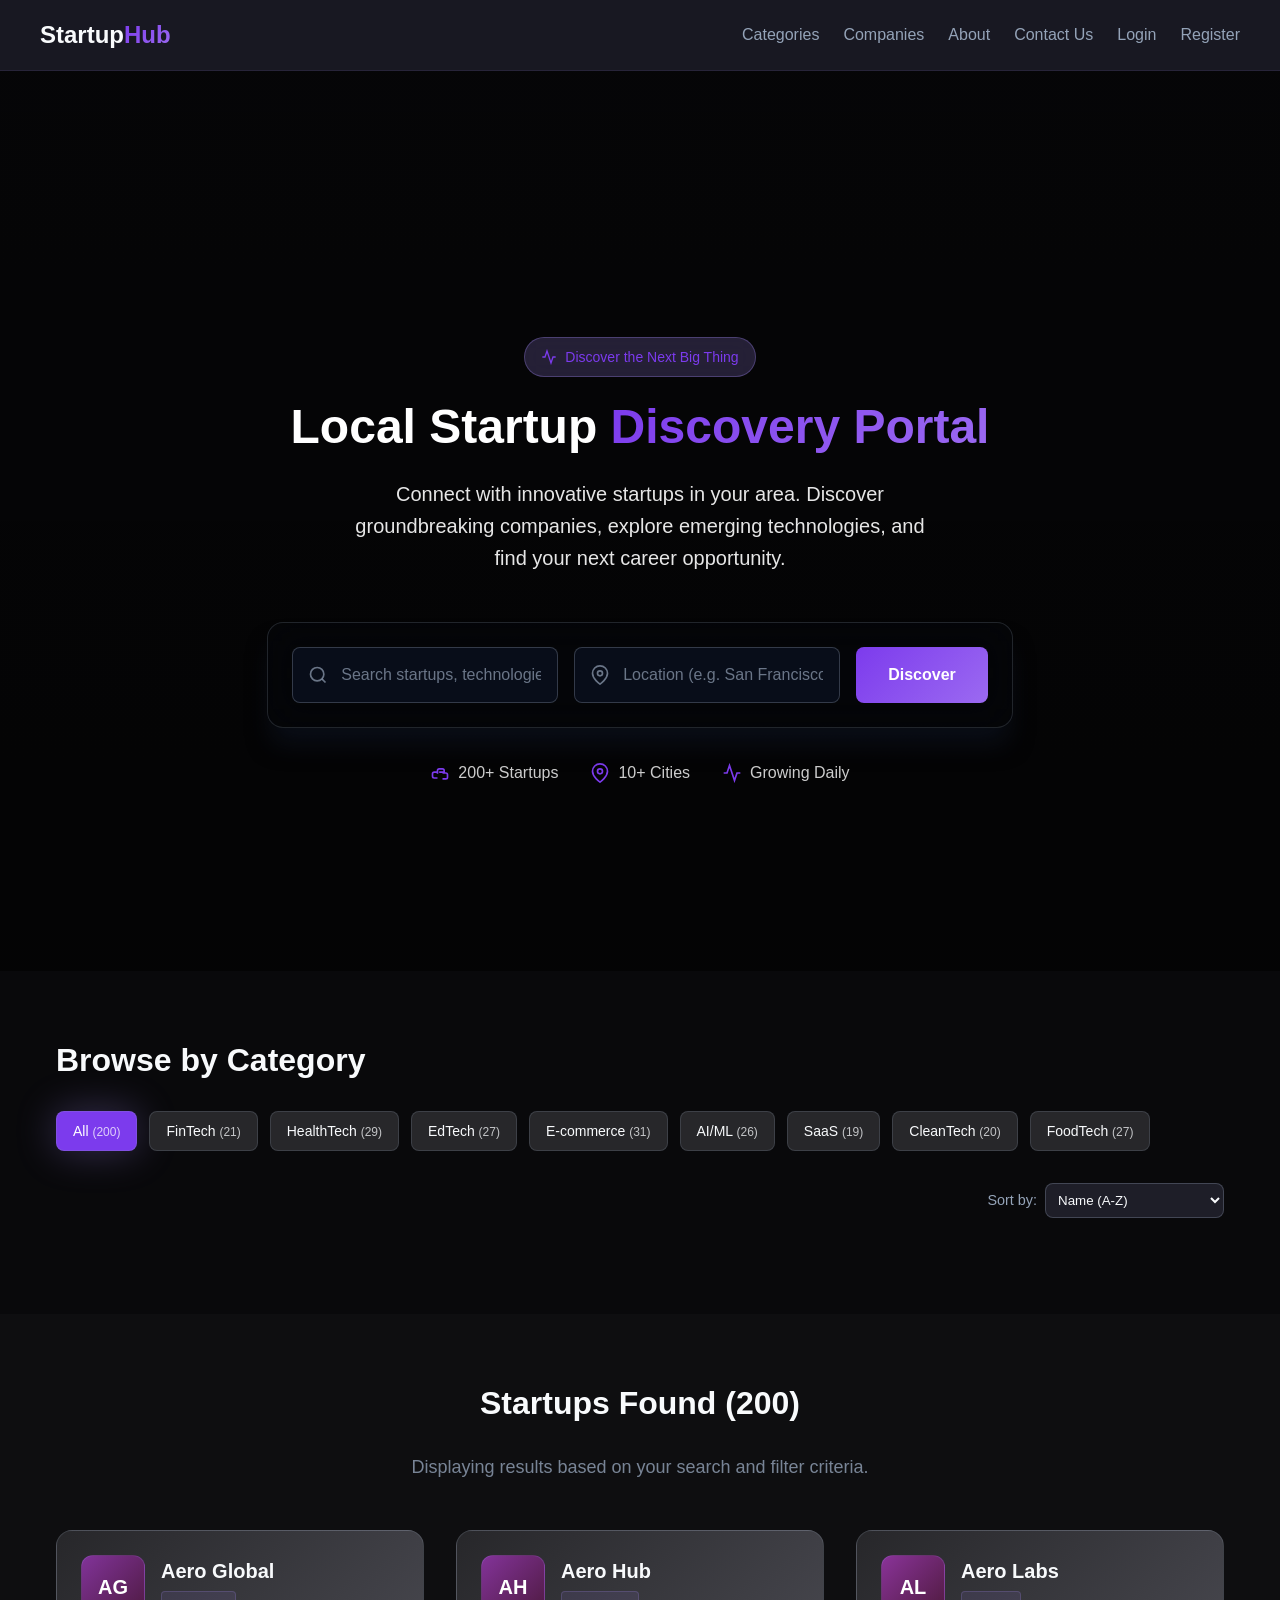
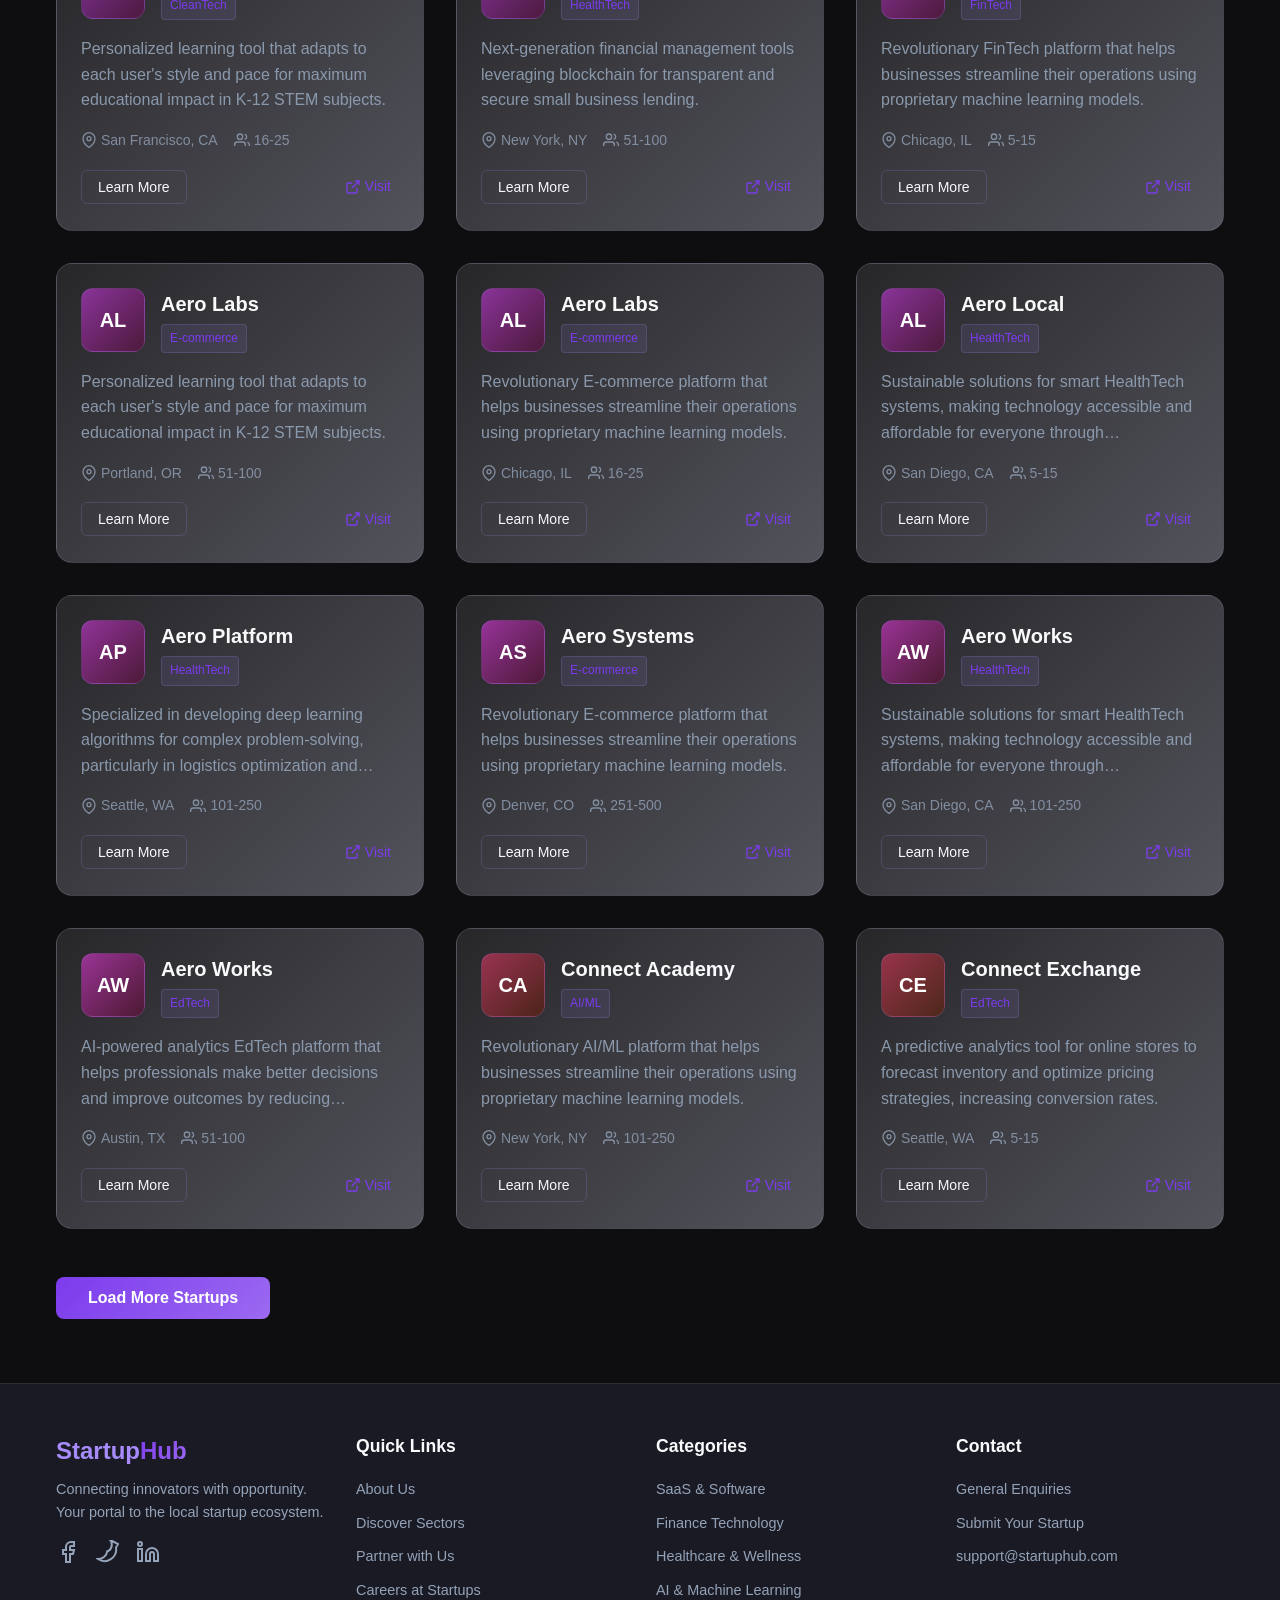
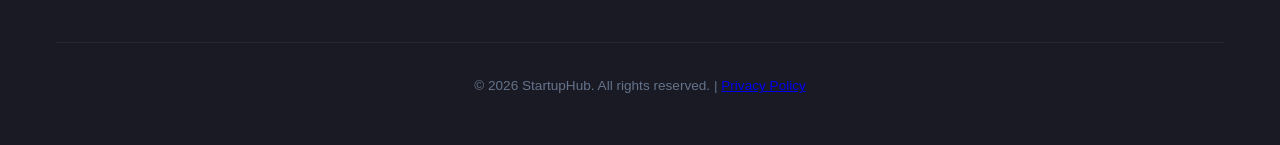
<file: index.html>
<!DOCTYPE html>
<html lang="en">
<head>
    <meta charset="UTF-8">
    <meta name="viewport" content="width=device-width, initial-scale=1.0">
    <title>Local Startup Discovery Portal - Find Innovation in Your Area</title>
    <meta name="description" content="Discover groundbreaking startups in your city. Explore innovative companies, emerging technologies, and career opportunities in your local startup ecosystem.">
    <meta name="author" content="Local Startup Discovery Portal">
    
    <meta property="og:title" content="Local Startup Discovery Portal - Find Innovation in Your Area">
    <meta property="og:description" content="Discover groundbreaking startups in your city. Explore innovative companies, emerging technologies, and career opportunities in your local startup ecosystem.">
    <meta property="og:type" content="website">
    
    <meta name="twitter:card" content="summary_large_image">
    
    <link rel="stylesheet" href="style.css"> 
</head>
<body>
    
    <nav class="main-nav">
    <div class="container nav-content">
        <a href="index.html" class="nav-logo">Startup<span class="gradient-text">Hub</span></a>
        <div class="nav-links">
            <a href="index.html#category-section">Categories</a>
            <a href="index.html#startups-section">Companies</a>
            <a href="about.html">About</a>
            <a href="contact.html">Contact Us</a>
            <a href="login.html">Login</a>
            <a href="register.html">Register</a>
        </div>
    </div>
</nav>

    <section class="hero-section">
        <div class="hero-overlay"></div>
        <div class="container">
            <div class="hero-content">
                <div class="hero-badge">
                    <svg class="icon" viewBox="0 0 24 24" fill="none" stroke="currentColor" stroke-width="2">
                        <polyline points="22,12 18,12 15,21 9,3 6,12 2,12"></polyline>
                    </svg>
                    Discover the Next Big Thing
                </div>
                
                <h1 class="hero-title">
                    Local Startup
                    <span class="gradient-text">Discovery Portal</span>
                </h1>
                
                <p class="hero-description">
                    Connect with innovative startups in your area. Discover groundbreaking companies, 
                    explore emerging technologies, and find your next career opportunity.
                </p>
                
                <div class="search-container">
                    <div class="search-bar">
                        <div class="search-input-group">
                            <svg class="search-icon" viewBox="0 0 24 24" fill="none" stroke="currentColor" stroke-width="2">
                                <circle cx="11" cy="11" r="8"></circle>
                                <path d="m21 21-4.35-4.35"></path>
                            </svg>
                            <input type="text" id="searchInput" placeholder="Search startups, technologies, or ideas..." class="search-input">
                        </div>
                        <div class="search-input-group">
                            <svg class="search-icon" viewBox="0 0 24 24" fill="none" stroke="currentColor" stroke-width="2">
                                <path d="M21 10c0 7-9 13-9 13s-9-6-9-13a9 9 0 0 1 18 0z"></path>
                                <circle cx="12" cy="10" r="3"></circle>
                            </svg>
                            <input type="text" id="locationInput" placeholder="Location (e.g. San Francisco, CA)" class="search-input">
                        </div>
                        <button id="searchButton" class="search-button">Discover</button>
                    </div>
                </div>
                
                <div class="hero-stats">
                    <div class="stat-item">
                        <svg class="stat-icon" viewBox="0 0 24 24" fill="none" stroke="currentColor" stroke-width="2">
                            <path d="M9 11H5a2 2 0 0 0-2 2v3c0 1.1.9 2 2 2h4m6-6h4a2 2 0 0 1 2 2v3c0 1.1-.9 2-2 2h-4m-6-6V9a2 2 0 0 1 2-2h4a2 2 0 0 1 2 2v2m-6 0h6"></path>
                        </svg>
                        <span id="stat-count">200+ Startups</span>
                    </div>
                    <div class="stat-item">
                        <svg class="stat-icon" viewBox="0 0 24 24" fill="none" stroke="currentColor" stroke-width="2">
                            <path d="M21 10c0 7-9 13-9 13s-9-6-9-13a9 9 0 0 1 18 0z"></path>
                            <circle cx="12" cy="10" r="3"></circle>
                        </svg>
                        <span>10+ Cities</span>
                    </div>
                    <div class="stat-item">
                        <svg class="stat-icon" viewBox="0 0 24 24" fill="none" stroke="currentColor" stroke-width="2">
                            <polyline points="22,12 18,12 15,21 9,3 6,12 2,12"></polyline>
                        </svg>
                        <span>Growing Daily</span>
                    </div>
                </div>
            </div>
        </div>
    </section>

    <section id="category-section" class="category-section">
        <div class="container">
            <h2 class="section-title">Browse by Category</h2>
            <div class="category-filter" id="categoryFilter">
                <div class="category-badge active" data-category="All">All <span class="count">(0)</span></div>
                <div class="category-badge" data-category="FinTech">FinTech <span class="count">(0)</span></div>
                <div class="category-badge" data-category="HealthTech">HealthTech <span class="count">(0)</span></div>
                <div class="category-badge" data-category="EdTech">EdTech <span class="count">(0)</span></div>
                <div class="category-badge" data-category="E-commerce">E-commerce <span class="count">(0)</span></div>
                <div class="category-badge" data-category="AI/ML">AI/ML <span class="count">(0)</span></div>
                <div class="category-badge" data-category="SaaS">SaaS <span class="count">(0)</span></div>
                <div class="category-badge" data-category="CleanTech">CleanTech <span class="count">(0)</span></div>
                <div class="category-badge" data-category="FoodTech">FoodTech <span class="count">(0)</span></div>
            </div>
            
            <div style="display: flex; justify-content: flex-end; align-items: center; gap: 0.5rem; margin-bottom: 2rem;">
                <label for="sortOrder" style="color: #94a3b8; font-size: 0.9rem;">Sort by:</label>
                <select id="sortOrder" style="padding: 0.5rem; border-radius: 0.5rem; background-color: #1e1e28; color: #f8fafc; border: 1px solid rgba(148, 163, 184, 0.3);">
                    <option value="name">Name (A-Z)</option>
                    <option value="employees">Employees (Low-High)</option>
                    <option value="year">Founded Year (Newest)</option>
                    <option value="funding">Funding (High-Low)</option>
                </select>
            </div>
            
        </div>
    </section>

    <section id="startups-section" class="startups-section">
        <div class="container">
            <div class="section-header">
                <h2 id="results-title" class="section-title">Startups Found (0)</h2>
                <p id="results-description" class="section-description">
                    Displaying results based on your search and filter criteria.
                </p>
                <p id="no-results-message" class="section-description" style="color: #f87171; display: none;">
                    No startups match your current filters. Try a different category or keyword.
                </p>
            </div>
            
            <div id="startups-grid" class="startups-grid">
                </div>
            
            <div class="section-cta">
                <button id="load-more-button" class="btn-primary-large" style="display: none;">Load More Startups</button>
            </div>
        </div>
    </section>

    <div id="startupModal" class="modal">
        <div class="modal-content">
            <span class="close-button">&times;</span>
            <div class="modal-header">
                <div id="modalLogo" class="modal-logo"></div> 
                <div class="modal-details">
                    <h2 id="modalName">Company Name</h2>
                    <p id="modalCategory">Category</p>
                </div>
            </div>
            <div class="modal-body">
                <p id="modalDescription">Detailed description goes here.</p>
                <div id="modalMetaGrid" class="modal-meta-grid">
                    </div>
            </div>
            <div class="card-actions" style="justify-content: flex-start;">
                <a id="modalWebsiteLink" href="#" target="_blank" class="btn-link">
                    <svg class="icon-sm" viewBox="0 0 24 24" fill="none" stroke="currentColor" stroke-width="2"><path d="M18 13v6a2 2 0 0 1-2 2H5a2 2 0 0 1-2-2V8a2 2 0 0 1 2-2h6"></path><polyline points="15,3 21,3 21,9"></polyline><line x1="10" y1="14" x2="21" y2="3"></line></svg>
                    Visit Official Site
                </a>
            </div>
        </div>
    </div>
    
    <footer class="footer-section">
        <div class="container">
            <div class="footer-content">
                <div class="footer-column">
                    <a href="index.html" class="footer-logo">Startup<span class="gradient-text">Hub</span></a>
                    <p class="footer-description">
                        Connecting innovators with opportunity. Your portal to the local startup ecosystem.
                    </p>
                    <div class="social-links">
                        <a href="#" aria-label="Facebook"><svg width="24" height="24" viewBox="0 0 24 24" fill="none" stroke="currentColor" stroke-width="2"><path d="M18 2h-3a5 5 0 0 0-5 5v3H7v4h3v8h4v-8h3l1-4h-4V7a1 1 0 0 1 1-1h3z"></path></svg></a>
                        <a href="#" aria-label="Twitter"><svg width="24" height="24" viewBox="0 0 24 24" fill="none" stroke="currentColor" stroke-width="2"><path d="M22 4s-.7 2.1-2 3.4c1.6 10-9.4 17.3-18 11.6 2.2.1 4.4-.6 6-2 1.7-1.4 3-3.7 3.2-5.7.4-.1.8-.2 1.1-.3 2.1-1.3 3.4-3.5 3.5-5.9.1-2.4-.7-4.8-2.5-6.6-1.8-1.8-4.2-2.6-6.6-2.5z"></path></svg></a>
                        <a href="#" aria-label="LinkedIn"><svg width="24" height="24" viewBox="0 0 24 24" fill="none" stroke="currentColor" stroke-width="2"><path d="M16 8a6 6 0 0 1 6 6v7h-4v-7a2 2 0 0 0-2-2 2 2 0 0 0-2 2v7h-4v-7a6 6 0 0 1 6-6z"></path><rect x="2" y="9" width="4" height="12"></rect><circle cx="4" cy="4" r="2"></circle></svg></a>
                    </div>
                </div>
                
                <div class="footer-column">
                    <h4>Quick Links</h4>
                    <ul class="footer-links">
                        <li><a href="about.html">About Us</a></li>
                        <li><a href="#category-section">Discover Sectors</a></li>
                        <li><a href="contact.html">Partner with Us</a></li>
                        <li><a href="#">Careers at Startups</a></li>
                    </ul>
                </div>
                
                <div class="footer-column">
                    <h4>Categories</h4>
                    <ul class="footer-links">
                        <li><a href="javascript:void(0);" onclick="window.filterAndScroll('SaaS')">SaaS & Software</a></li>
                        <li><a href="javascript:void(0);" onclick="window.filterAndScroll('FinTech')">Finance Technology</a></li>
                        <li><a href="javascript:void(0);" onclick="window.filterAndScroll('HealthTech')">Healthcare & Wellness</a></li>
                        <li><a href="javascript:void(0);" onclick="window.filterAndScroll('AI/ML')">AI & Machine Learning</a></li>
                    </ul>
                </div>
                
                <div class="footer-column">
                    <h4>Contact</h4>
                    <ul class="footer-links">
                        <li><a href="contact.html">General Enquiries</a></li>
                        <li><a href="contact.html">Submit Your Startup</a></li>
                        <li><a href="mailto:support@startuphub.com">support@startuphub.com</a></li>
                    </ul>
                </div>
            </div>
            
            <div class="footer-bottom">
                &copy; <span id="currentYear"></span> StartupHub. All rights reserved. | <a href="#">Privacy Policy</a>
            </div>
        </div>
    </footer>

    <script>
        // --- DATA GENERATION (ADVANCED FEATURE: 200 SIMULATED COMPANIES) ---
        const startupNames = [
            'Flow', 'Grid', 'Predict', 'Spark', 'Quantum', 'Harvest', 'Pulse', 'Logic', 
            'Connect', 'Solar', 'Learn', 'Track', 'Trade', 'Vision', 'Eats', 'Sense', 
            'Innovate', 'Swift', 'Tech', 'Aero', 'Data', 'Web', 'Link', 'Zen'
        ];
        const startupSuffixes = [
            'Automation', 'Solutions', 'AI', 'Academy', 'Finance', 'Local', 'Pro', 'Logic', 
            'Connect', 'Tech', 'VR', 'Health', 'Exchange', 'Systems', 'Delivery', 'Labs', 
            'Platform', 'Global', 'Hub', 'Nexus', 'Stream', 'Core', 'Dynamics', 'Works'
        ];
        const categories = ['SaaS', 'CleanTech', 'HealthTech', 'EdTech', 'FinTech', 'FoodTech', 'E-commerce', 'AI/ML'];
        const locations = [
            'San Francisco, CA', 'Austin, TX', 'Boston, MA', 'Seattle, WA', 'New York, NY', 
            'Portland, OR', 'Miami, FL', 'Denver, CO', 'San Diego, CA', 'Chicago, IL'
        ];
        const fundingRanges = [
            { amount: 500000, str: '$500K Angel', id: 'Angel' },
            { amount: 1000000, str: '$1M Pre-Seed', id: 'Pre-Seed' },
            { amount: 5000000, str: '$5M Seed', id: 'Seed' },
            { amount: 15000000, str: '$15M Series A', id: 'Series A' },
            { amount: 30000000, str: '$30M Series B', id: 'Series B' },
            { amount: 75000000, str: '$75M Series C', id: 'Series C' },
            { amount: 150000000, str: '$150M Series D', id: 'Series D' }
        ];
        const employeeRanges = ['5-15', '16-25', '26-50', '51-100', '101-250', '251-500', '500+'];
        const baseDescriptions = [
            'Revolutionary platform that helps businesses streamline their operations using proprietary machine learning models.',
            'Sustainable solutions for smart systems, making technology accessible and affordable for everyone through decentralized networks.',
            'AI-powered analytics platform that helps professionals make better decisions and improve outcomes by reducing diagnostic time by 50%.',
            'Personalized learning tool that adapts to each user\'s style and pace for maximum educational impact in K-12 STEM subjects.',
            'Next-generation financial management tools leveraging blockchain for transparent and secure small business lending.',
            'A platform connecting local producers with consumers, supporting local ecosystems and sustainability with a direct-to-consumer model.',
            'A predictive analytics tool for online stores to forecast inventory and optimize pricing strategies, increasing conversion rates.',
            'Specialized in developing deep learning algorithms for complex problem-solving, particularly in logistics optimization and autonomous vehicle path planning.'
        ];

        function getRandomElement(arr) {
            return arr[Math.floor(Math.random() * arr.length)];
        }

        function generateStartup(id) {
            const category = getRandomElement(categories);
            const name = getRandomElement(startupNames) + ' ' + getRandomElement(startupSuffixes);
            const location = getRandomElement(locations);
            const funding = getRandomElement(fundingRanges);
            const employees = getRandomElement(employeeRanges);
            const year = 2015 + Math.floor(Math.random() * 10);
            const logo = name.split(' ').map(n => n[0]).join('').toUpperCase().substring(0, 2);

            let description = getRandomElement(baseDescriptions);
            description = description.replace('platform', category + ' platform').replace('systems', category + ' systems');

            return {
                id: id,
                name: name,
                logo: logo,
                category: category,
                location: location,
                employees: employees,
                funding: funding.amount,
                fundingStr: funding.str,
                year: year,
                url: `https://${name.toLowerCase().replace(/[^a-z0-9]/g, '')}.com`,
                description: description
            };
        }

        // Generate 200 unique startups
        const allStartups = Array.from({ length: 200 }, (_, i) => generateStartup(i + 1));
        
        // --- STATE MANAGEMENT ---
        let currentFilterCategory = 'All';
        let currentSortOrder = 'name';
        let currentStartupKeyword = '';
        let currentLocationKeyword = '';
        let displayedCardCount = 12; // Initial load set slightly higher for a full screen grid
        const CARDS_PER_LOAD = 12;
        
        // --- DOM ELEMENTS ---
        const startupsGrid = document.getElementById('startups-grid');
        const loadMoreButton = document.getElementById('load-more-button');
        const searchInput = document.getElementById('searchInput');
        const locationInput = document.getElementById('locationInput');
        const searchButton = document.getElementById('searchButton');
        const sortSelect = document.getElementById('sortOrder');
        const resultsTitle = document.getElementById('results-title');
        const noResultsMessage = document.getElementById('no-results-message');
        const statCountElement = document.getElementById('stat-count');

        // --- UTILITY FUNCTIONS ---
        
        function getLogoStyle(logo) {
            let hash = 0;
            for (let i = 0; i < logo.length; i++) {
                hash = logo.charCodeAt(i) + ((hash << 5) - hash);
            }
            const colorSeed = hash % 360;
            return `background: linear-gradient(135deg, hsl(${colorSeed}, 50%, 40%) 0%, hsl(${colorSeed + 30}, 50%, 20%) 100%); color: white;`;
        }
        
        function createStartupCardHTML(startup) {
            const logoStyle = getLogoStyle(startup.logo);
            
            return `
                <div class="startup-card" data-id="${startup.id}">
                    <div class="card-header">
                        <div class="startup-logo" style="${logoStyle}">${startup.logo}</div>
                        <div class="startup-info">
                            <h3 class="startup-name">${startup.name}</h3>
                            <div class="startup-category">${startup.category}</div>
                        </div>
                    </div>
                    <p class="startup-description">${startup.description}</p>
                    <div class="startup-meta">
                        <div class="meta-item">
                            <svg class="meta-icon" viewBox="0 0 24 24" fill="none" stroke="currentColor" stroke-width="2">
                                <path d="M21 10c0 7-9 13-9 13s-9-6-9-13a9 9 0 0 1 18 0z"></path>
                                <circle cx="12" cy="10" r="3"></circle>
                            </svg>
                            ${startup.location}
                        </div>
                        <div class="meta-item">
                            <svg class="meta-icon" viewBox="0 0 24 24" fill="none" stroke="currentColor" stroke-width="2">
                                <path d="M17 21v-2a4 4 0 0 0-4-4H5a4 4 0 0 0-4 4v2"></path>
                                <circle cx="9" cy="7" r="4"></circle>
                                <path d="M23 21v-2a4 4 0 0 0-3-3.87"></path>
                                <path d="M16 3.13a4 4 0 0 1 0 7.75"></path>
                            </svg>
                            ${startup.employees}
                        </div>
                    </div>
                    <div class="card-actions">
                        <button class="btn-outline" data-id="${startup.id}">Learn More</button> 
                        <a href="${startup.url}" target="_blank" class="btn-link">
                            <svg class="icon-sm" viewBox="0 0 24 24" fill="none" stroke="currentColor" stroke-width="2">
                                <path d="M18 13v6a2 2 0 0 1-2 2H5a2 2 0 0 1-2-2V8a2 2 0 0 1 2-2h6"></path>
                                <polyline points="15,3 21,3 21,9"></polyline>
                                <line x1="10" y1="14" x2="21" y2="3"></line>
                            </svg>
                            Visit
                        </a>
                    </div>
                </div>
            `;
        }

        // --- CORE FILTERING AND SORTING LOGIC ---
        function getFilteredAndSortedList() {
            let list = allStartups;

            // 1. Filter by Category
            if (currentFilterCategory !== 'All') {
                list = list.filter(s => s.category === currentFilterCategory);
            }

            // 2. Filter by Keyword (Name/Description)
            const keyword = currentStartupKeyword.toLowerCase();
            if (keyword) {
                list = list.filter(s => 
                    s.name.toLowerCase().includes(keyword) || 
                    s.description.toLowerCase().includes(keyword)
                );
            }

            // 3. Filter by Location
            const locationKeyword = currentLocationKeyword.toLowerCase();
            if (locationKeyword) {
                list = list.filter(s => s.location.toLowerCase().includes(locationKeyword));
            }

            // 4. Sort
            list.sort((a, b) => {
                if (currentSortOrder === 'name') {
                    return a.name.localeCompare(b.name);
                } else if (currentSortOrder === 'employees') {
                    const employeesA = parseInt(a.employees.split('-')[0].replace('+', ''));
                    const employeesB = parseInt(b.employees.split('-')[0].replace('+', ''));
                    return employeesA - employeesB;
                } else if (currentSortOrder === 'year') {
                    return b.year - a.year;
                } else if (currentSortOrder === 'funding') {
                    return b.funding - a.funding;
                }
                return 0;
            });

            return list;
        }

        // --- UPDATING DISPLAY FUNCTIONS ---
        
        function updateCategoryCounts() {
            const counts = allStartups.reduce((acc, startup) => {
                acc[startup.category] = (acc[startup.category] || 0) + 1;
                return acc;
            }, {});
            
            document.querySelectorAll('.category-badge').forEach(badge => {
                const category = badge.getAttribute('data-category');
                const count = category === 'All' ? allStartups.length : (counts[category] || 0);
                badge.querySelector('.count').textContent = `(${count})`;
            });
            statCountElement.textContent = `${allStartups.length}+ Startups`;
        }

        function updateCountsAndLoadButton(totalCount, displayed) {
            resultsTitle.textContent = `Startups Found (${totalCount})`;
            
            if (totalCount > 0) {
                resultsTitle.style.display = 'block';
                noResultsMessage.style.display = 'none';
            } else {
                resultsTitle.style.display = 'none';
                noResultsMessage.style.display = 'block';
            }

            if (displayed < totalCount) {
                loadMoreButton.style.display = 'block';
            } else {
                loadMoreButton.style.display = 'none';
            }
        }
        
        // --- MAIN RENDER FUNCTION ---
        function renderStartups(resetCount = false) {
            if (resetCount) {
                displayedCardCount = CARDS_PER_LOAD;
            }

            const sortedList = getFilteredAndSortedList();
            const totalCount = sortedList.length;

            const listToDisplay = sortedList.slice(0, displayedCardCount);
            
            if (totalCount === 0) {
                startupsGrid.innerHTML = '';
            } else {
                startupsGrid.innerHTML = listToDisplay.map(createStartupCardHTML).join('');
            }
            
            // Re-attach Modal listener
            document.querySelectorAll('.startup-card .btn-outline').forEach(button => {
                button.addEventListener('click', (e) => {
                    e.preventDefault(); 
                    const startupId = parseInt(e.target.getAttribute('data-id'));
                    openModal(startupId);
                });
            });

            updateCountsAndLoadButton(totalCount, listToDisplay.length);
        }
        
        // --- EVENT HANDLERS ---
        
        function handleSearchAndFilter() {
            currentStartupKeyword = searchInput.value.trim();
            currentLocationKeyword = locationInput.value.trim();
            
            // Set filter category back to 'All' when search is performed
            currentFilterCategory = 'All';
            document.querySelectorAll('.category-badge').forEach(b => b.classList.remove('active'));
            document.querySelector('.category-badge[data-category="All"]').classList.add('active');

            renderStartups(true); 
            document.getElementById('startups-section').scrollIntoView({ behavior: 'smooth' });
        }

        searchButton.addEventListener('click', handleSearchAndFilter);
        searchInput.addEventListener('keypress', (e) => { if (e.key === 'Enter') handleSearchAndFilter(); });
        locationInput.addEventListener('keypress', (e) => { if (e.key === 'Enter') handleSearchAndFilter(); });

        document.querySelectorAll('#categoryFilter .category-badge').forEach(badge => {
            badge.addEventListener('click', function() {
                // Clear search and location text when category is clicked
                searchInput.value = '';
                locationInput.value = '';
                currentStartupKeyword = '';
                currentLocationKeyword = '';
                
                document.querySelectorAll('.category-badge').forEach(b => b.classList.remove('active'));
                this.classList.add('active');
                currentFilterCategory = this.getAttribute('data-category');
                renderStartups(true);
            });
        });

        sortSelect.addEventListener('change', function() {
            currentSortOrder = this.value;
            renderStartups(false); 
        });

        loadMoreButton.addEventListener('click', () => {
            displayedCardCount += CARDS_PER_LOAD;
            renderStartups(false);
        });

        // Function for footer links to filter and scroll
        window.filterAndScroll = function(category) {
            // Clear search/location
            searchInput.value = '';
            locationInput.value = '';
            currentStartupKeyword = '';
            currentLocationKeyword = '';

            currentFilterCategory = category;
            
            // Update active badge in the category filter section
            document.querySelectorAll('.category-badge').forEach(b => {
                b.classList.remove('active');
                if (b.getAttribute('data-category') === category) {
                    b.classList.add('active');
                }
            });
            
            renderStartups(true);
            document.getElementById('startups-section').scrollIntoView({ behavior: 'smooth' });
        }
        
        // --- MODAL LOGIC (INTERACTIVE POP-UP) ---
        const modal = document.getElementById('startupModal');
        const closeModal = document.querySelector('.close-button');
        const modalLogo = document.getElementById('modalLogo');
        const modalName = document.getElementById('modalName');
        const modalCategory = document.getElementById('modalCategory');
        const modalDescription = document.getElementById('modalDescription');
        const modalMetaGrid = document.getElementById('modalMetaGrid');
        const modalWebsiteLink = document.getElementById('modalWebsiteLink');

        function openModal(startupId) {
            const startup = allStartups.find(s => s.id === startupId);
            if (!startup) return;

            // 1. Set Logo Style
            modalLogo.style = getLogoStyle(startup.logo);
            modalLogo.textContent = startup.logo;

            // 2. Set Text Content (Full Data)
            modalName.textContent = startup.name;
            modalCategory.textContent = startup.category;
            modalDescription.textContent = startup.description;
            modalWebsiteLink.href = startup.url;

            // 3. Populate Meta Grid (More Details)
            modalMetaGrid.innerHTML = `
                <div class="modal-meta-item"><strong>Location:</strong> ${startup.location}</div>
                <div class="modal-meta-item"><strong>Employees:</strong> ${startup.employees}</div>
                <div class="modal-meta-item"><strong>Funding:</strong> ${startup.fundingStr}</div>
                <div class="modal-meta-item"><strong>Founded Year:</strong> ${startup.year}</div>
            `;

            modal.style.display = 'block';
            document.body.style.overflow = 'hidden'; 
        }

        // Close modal listeners
        closeModal.onclick = () => { modal.style.display = 'none'; document.body.style.overflow = 'auto'; };
        window.onclick = (event) => {
            if (event.target === modal) {
                modal.style.display = 'none';
                document.body.style.overflow = 'auto';
            }
        };

        // --- INITIALIZATION ---
        document.addEventListener('DOMContentLoaded', () => {
            updateCategoryCounts(); // Calculate counts for badges
            renderStartups(true); // Initial render with all companies
            document.getElementById('currentYear').textContent = new Date().getFullYear();
        });
    </script>
</body>
</html>
</file>
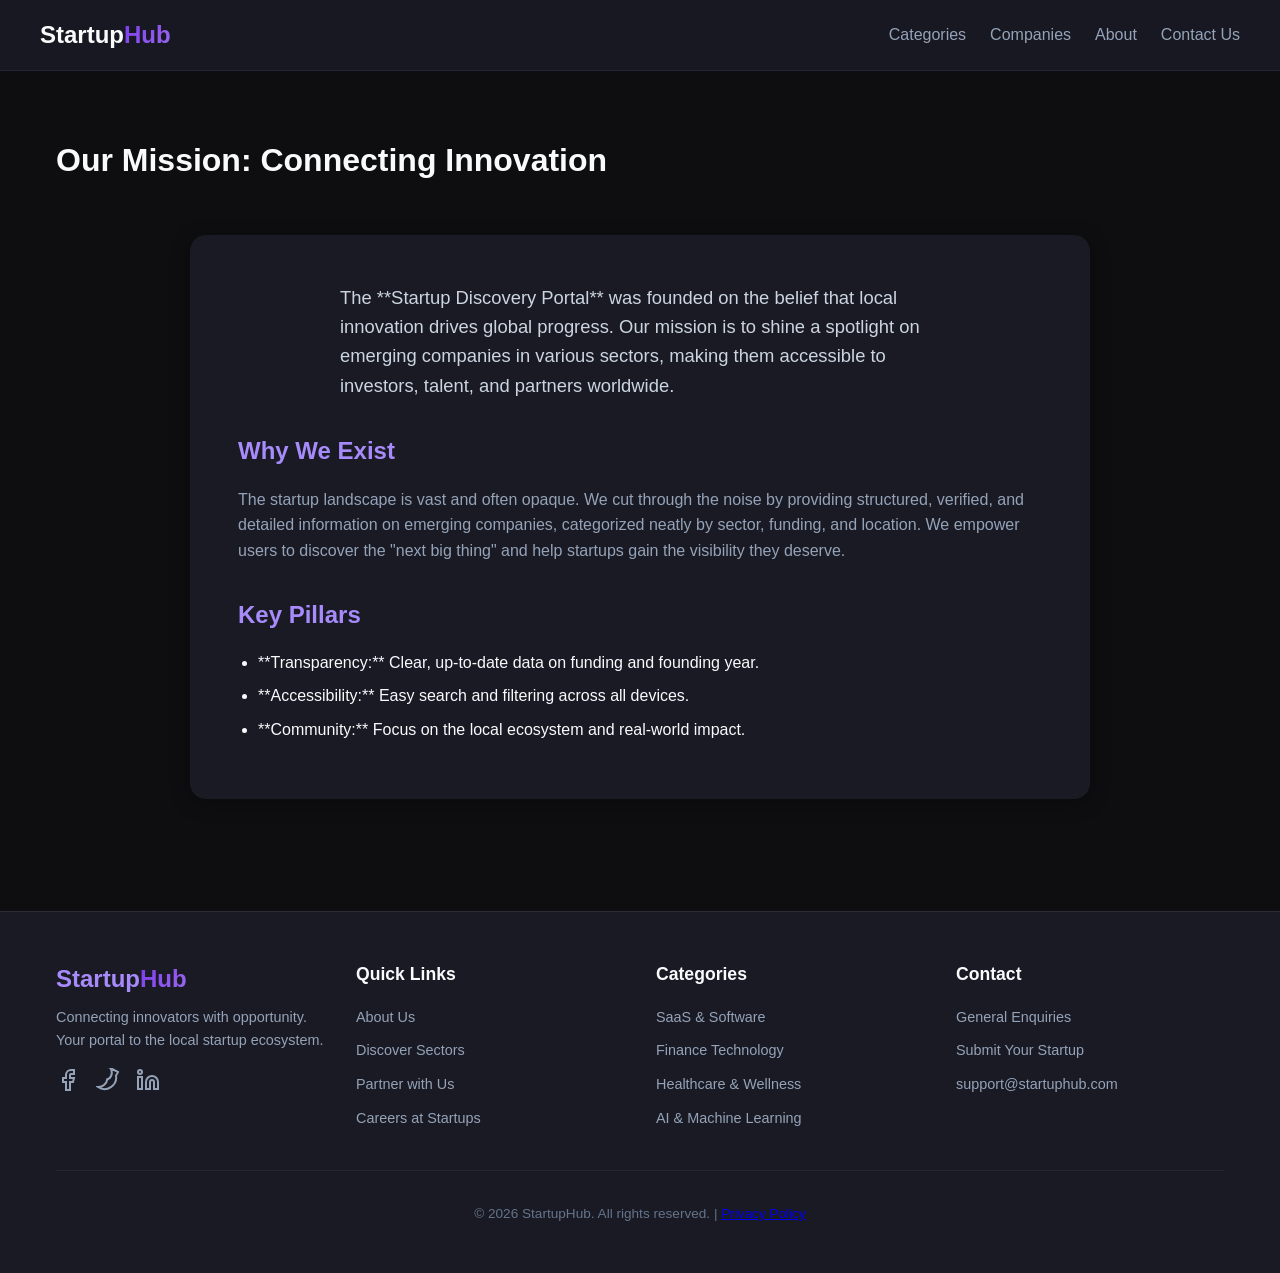
<file: about.html>
<!DOCTYPE html>
<html lang="en">
<head>
    <meta charset="UTF-8">
    <meta name="viewport" content="width=device-width, initial-scale=1.0">
    <title>About Us - Startup Discovery Portal</title>
    <link rel="stylesheet" href="style.css">
</head>
<body>
    
    <nav class="main-nav">
        <div class="container nav-content">
            <a href="index.html" class="nav-logo">Startup<span class="gradient-text">Hub</span></a>
            <div class="nav-links">
                <a href="index.html#category-section">Categories</a>
                <a href="index.html#startups-section">Companies</a>
                <a href="about.html">About</a>
                <a href="contact.html">Contact Us</a>
            </div>
        </div>
    </nav>
    
    <section class="startups-section">
        <div class="container">
            <h2 class="section-title" style="margin-bottom: 2rem;">Our Mission: Connecting Innovation</h2>
            
            <div class="form-container" style="max-width: 900px; padding: 3rem;">
                <p class="hero-description" style="color: #cbd5e1; margin-bottom: 2rem; font-size: 1.15rem;">
                    The **Startup Discovery Portal** was founded on the belief that local innovation drives global progress. Our mission is to shine a spotlight on emerging companies in various sectors, making them accessible to investors, talent, and partners worldwide.
                </p>
                
                <h3 style="font-size: 1.5rem; color: #a78bfa; margin-top: 2rem; margin-bottom: 1rem;">Why We Exist</h3>
                <p style="color: #94a3b8; margin-bottom: 1.5rem;">
                    The startup landscape is vast and often opaque. We cut through the noise by providing structured, verified, and detailed information on emerging companies, categorized neatly by sector, funding, and location. We empower users to discover the "next big thing" and help startups gain the visibility they deserve.
                </p>
                
                <h3 style="font-size: 1.5rem; color: #a78bfa; margin-top: 2rem; margin-bottom: 1rem;">Key Pillars</h3>
                <ul class="footer-links" style="color: #94a3b8; list-style-type: disc; margin-left: 20px;">
                    <li style="color: #f8fafc;">**Transparency:** Clear, up-to-date data on funding and founding year.</li>
                    <li style="color: #f8fafc;">**Accessibility:** Easy search and filtering across all devices.</li>
                    <li style="color: #f8fafc;">**Community:** Focus on the local ecosystem and real-world impact.</li>
                </ul>
            </div>
        </div>
    </section>

    <footer class="footer-section">
        <div class="container">
            <div class="footer-content">
                <div class="footer-column">
                    <a href="index.html" class="footer-logo">Startup<span class="gradient-text">Hub</span></a>
                    <p class="footer-description">
                        Connecting innovators with opportunity. Your portal to the local startup ecosystem.
                    </p>
                    <div class="social-links">
                        <a href="#" aria-label="Facebook"><svg width="24" height="24" viewBox="0 0 24 24" fill="none" stroke="currentColor" stroke-width="2"><path d="M18 2h-3a5 5 0 0 0-5 5v3H7v4h3v8h4v-8h3l1-4h-4V7a1 1 0 0 1 1-1h3z"></path></svg></a>
                        <a href="#" aria-label="Twitter"><svg width="24" height="24" viewBox="0 0 24 24" fill="none" stroke="currentColor" stroke-width="2"><path d="M22 4s-.7 2.1-2 3.4c1.6 10-9.4 17.3-18 11.6 2.2.1 4.4-.6 6-2 1.7-1.4 3-3.7 3.2-5.7.4-.1.8-.2 1.1-.3 2.1-1.3 3.4-3.5 3.5-5.9.1-2.4-.7-4.8-2.5-6.6-1.8-1.8-4.2-2.6-6.6-2.5z"></path></svg></a>
                        <a href="#" aria-label="LinkedIn"><svg width="24" height="24" viewBox="0 0 24 24" fill="none" stroke="currentColor" stroke-width="2"><path d="M16 8a6 6 0 0 1 6 6v7h-4v-7a2 2 0 0 0-2-2 2 2 0 0 0-2 2v7h-4v-7a6 6 0 0 1 6-6z"></path><rect x="2" y="9" width="4" height="12"></rect><circle cx="4" cy="4" r="2"></circle></svg></a>
                    </div>
                </div>
                
                <div class="footer-column">
                    <h4>Quick Links</h4>
                    <ul class="footer-links">
                        <li><a href="about.html">About Us</a></li>
                        <li><a href="index.html#category-section">Discover Sectors</a></li>
                        <li><a href="contact.html">Partner with Us</a></li>
                        <li><a href="#">Careers at Startups</a></li>
                    </ul>
                </div>
                
                <div class="footer-column">
                    <h4>Categories</h4>
                    <ul class="footer-links">
                        <li><a href="javascript:void(0);" onclick="window.location.href='index.html#category-section'">SaaS & Software</a></li>
                        <li><a href="javascript:void(0);" onclick="window.location.href='index.html#category-section'">Finance Technology</a></li>
                        <li><a href="javascript:void(0);" onclick="window.location.href='index.html#category-section'">Healthcare & Wellness</a></li>
                        <li><a href="javascript:void(0);" onclick="window.location.href='index.html#category-section'">AI & Machine Learning</a></li>
                    </ul>
                </div>
                
                <div class="footer-column">
                    <h4>Contact</h4>
                    <ul class="footer-links">
                        <li><a href="contact.html">General Enquiries</a></li>
                        <li><a href="contact.html">Submit Your Startup</a></li>
                        <li><a href="mailto:support@startuphub.com">support@startuphub.com</a></li>
                    </ul>
                </div>
            </div>
            
            <div class="footer-bottom">
                &copy; <span id="currentYear"></span> StartupHub. All rights reserved. | <a href="#">Privacy Policy</a>
            </div>
        </div>
    </footer>
    
    <script>
        document.getElementById('currentYear').textContent = new Date().getFullYear();
    </script>
</body>
</html>
</file>
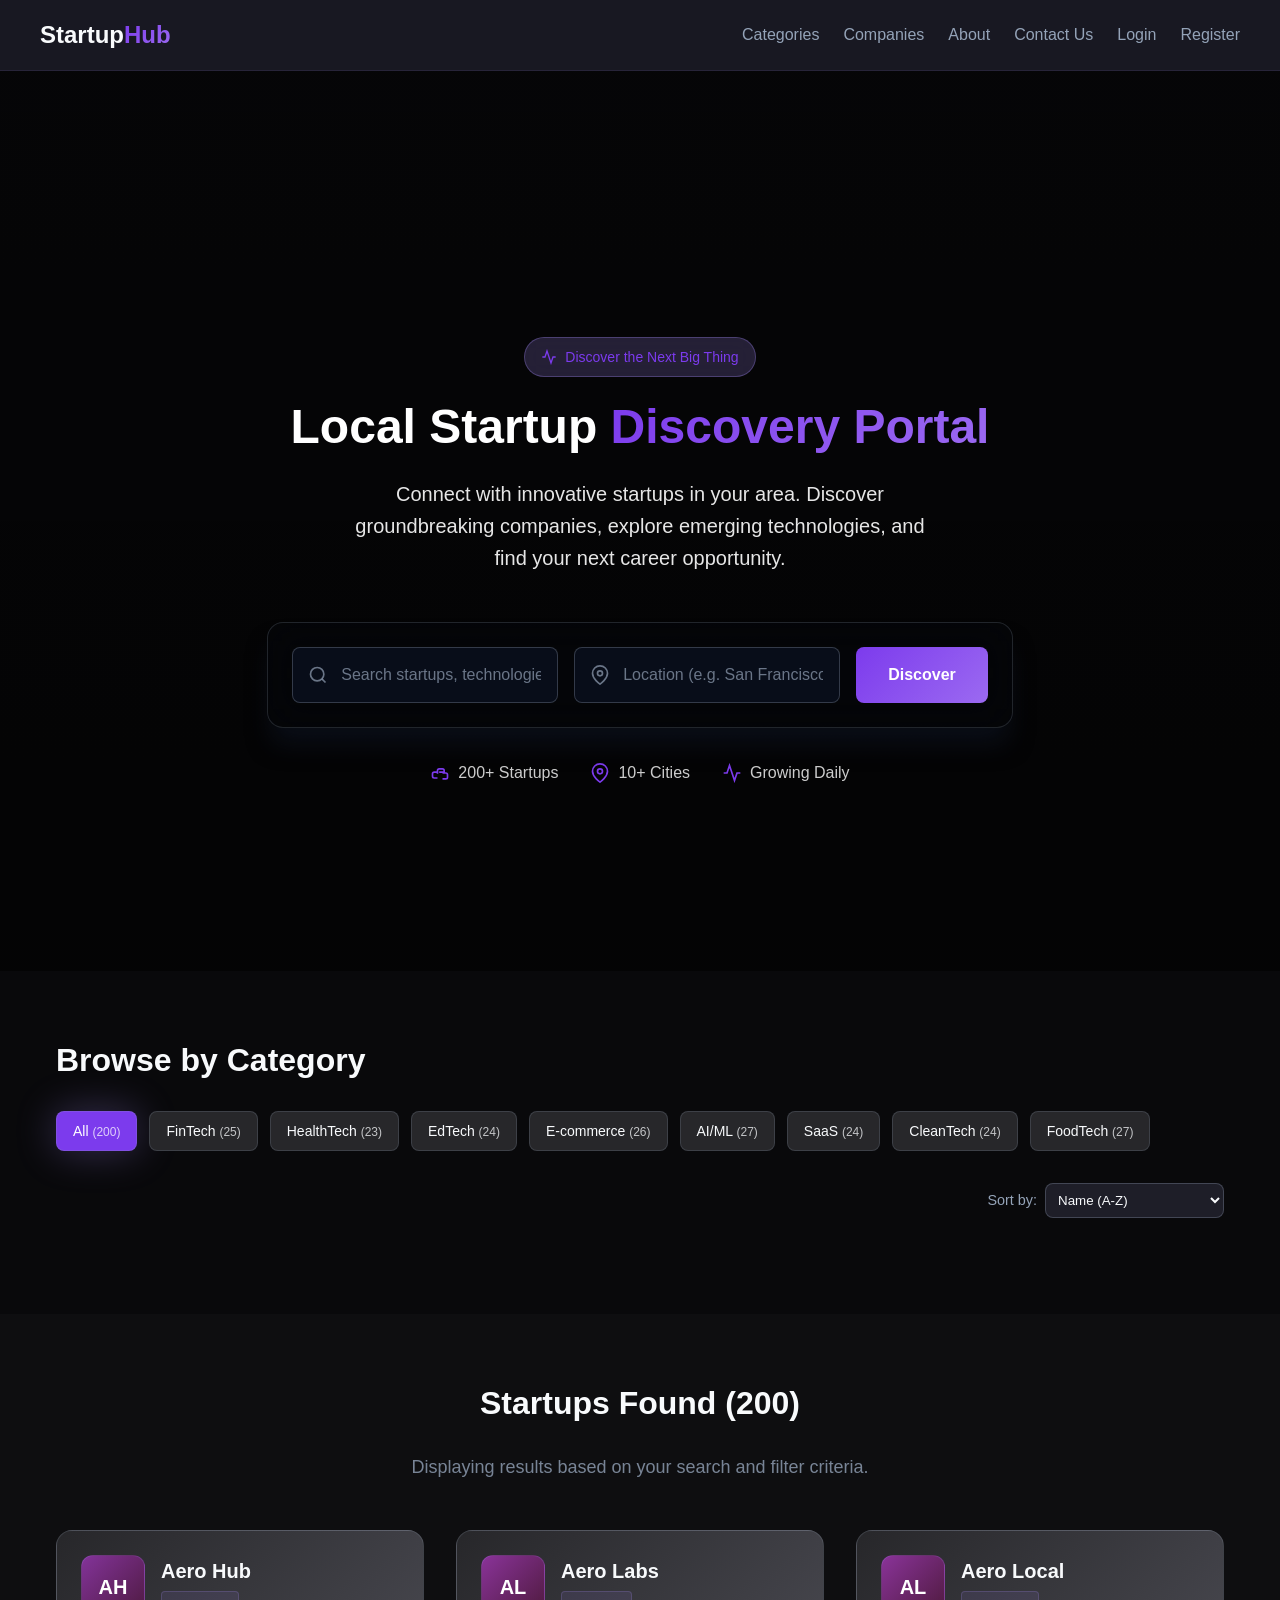
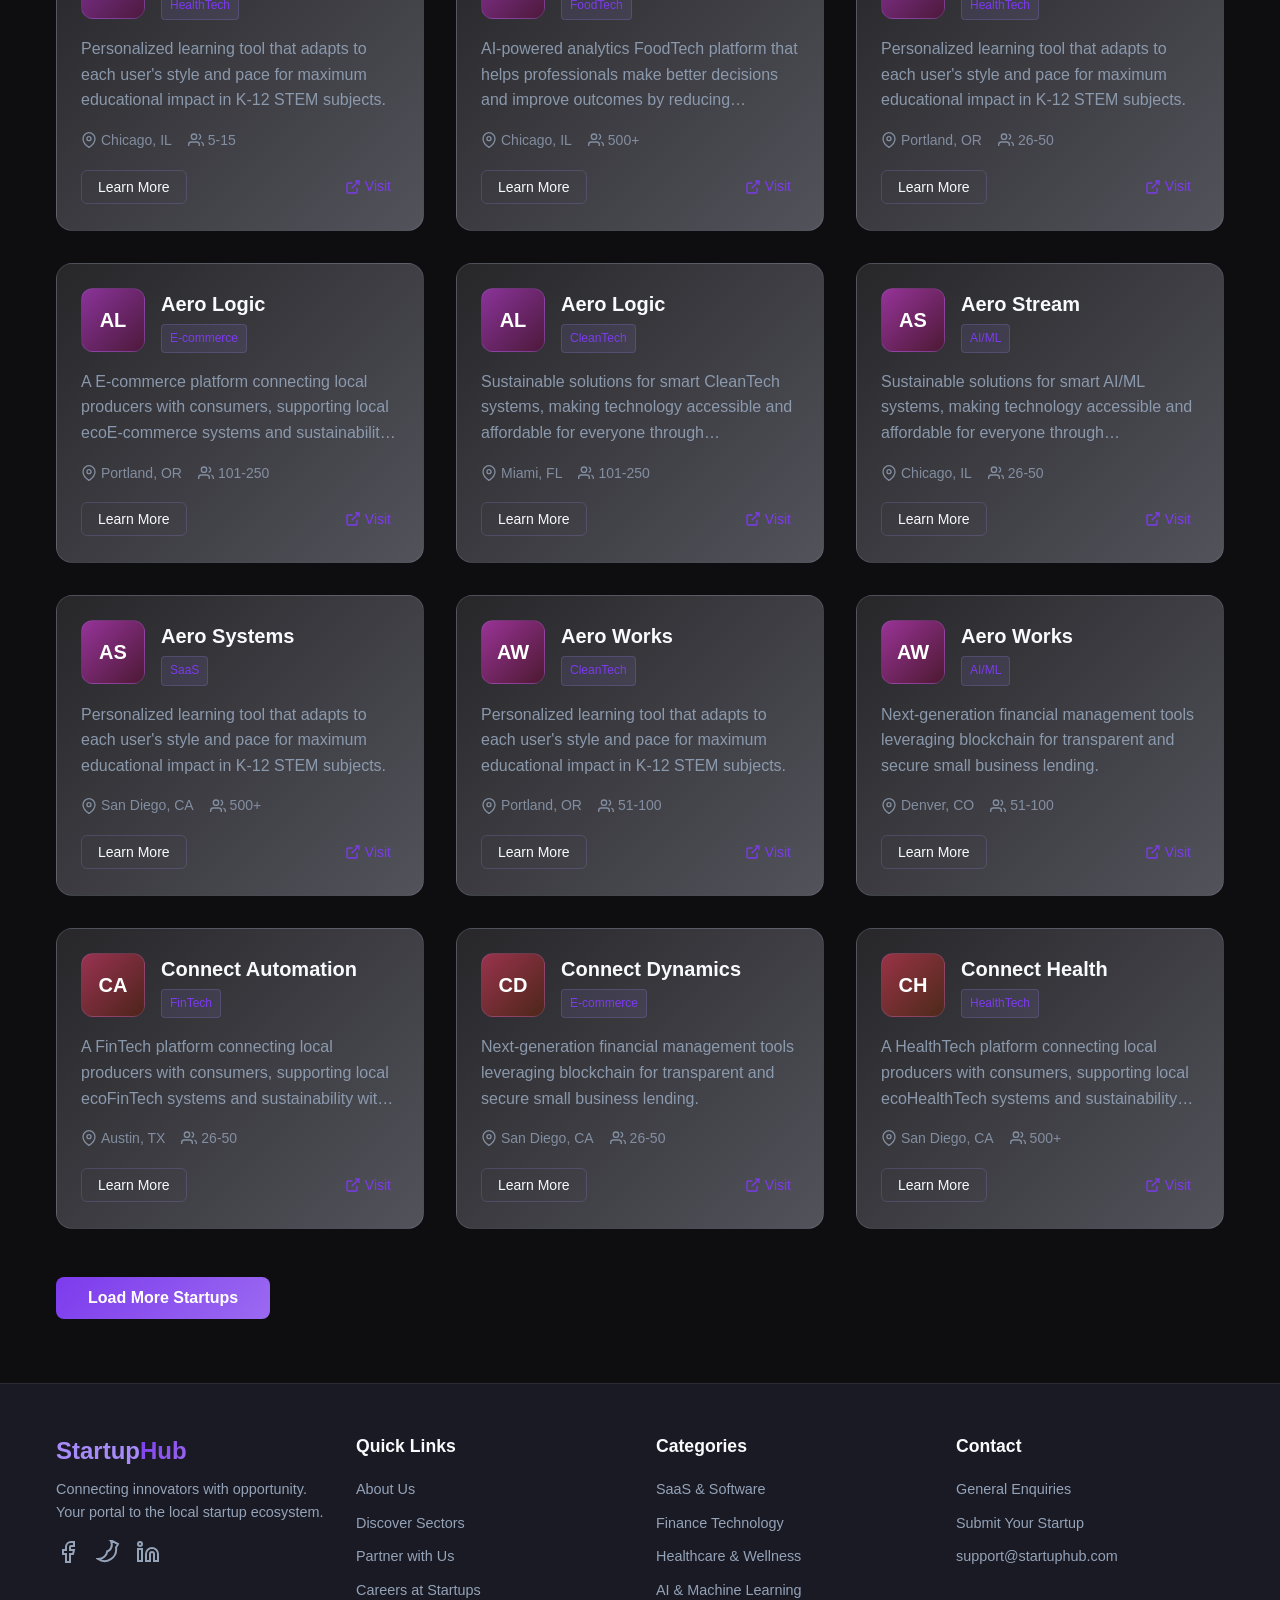
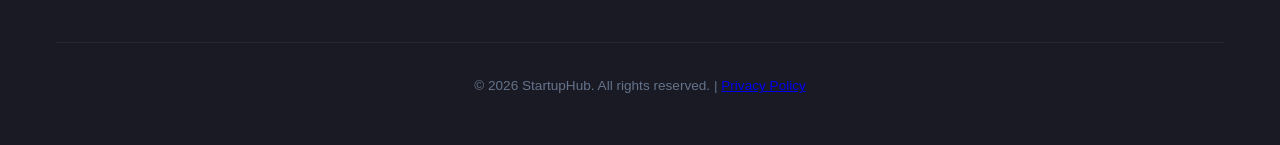
<file: index-DESKTOP-UHAU922.html>
<!DOCTYPE html>
<html lang="en">
<head>
    <meta charset="UTF-8">
    <meta name="viewport" content="width=device-width, initial-scale=1.0">
    <title>Local Startup Discovery Portal - Find Innovation in Your Area</title>
    <meta name="description" content="Discover groundbreaking startups in your city. Explore innovative companies, emerging technologies, and career opportunities in your local startup ecosystem.">
    <meta name="author" content="Local Startup Discovery Portal">
    
    <meta property="og:title" content="Local Startup Discovery Portal - Find Innovation in Your Area">
    <meta property="og:description" content="Discover groundbreaking startups in your city. Explore innovative companies, emerging technologies, and career opportunities in your local startup ecosystem.">
    <meta property="og:type" content="website">
    
    <meta name="twitter:card" content="summary_large_image">
    
    <link rel="stylesheet" href="style.css"> 
</head>
<body>
    
    <nav class="main-nav">
    <div class="container nav-content">
        <a href="index.html" class="nav-logo">Startup<span class="gradient-text">Hub</span></a>
        <div class="nav-links">
            <a href="index.html#category-section">Categories</a>
            <a href="index.html#startups-section">Companies</a>
            <a href="about.html">About</a>
            <a href="db_connect.php">Contact Us</a>
            <a href="login.html">Login</a>
            <a href="register.html">Register</a>
        </div>
    </div>
</nav>

    <section class="hero-section">
        <div class="hero-overlay"></div>
        <div class="container">
            <div class="hero-content">
                <div class="hero-badge">
                    <svg class="icon" viewBox="0 0 24 24" fill="none" stroke="currentColor" stroke-width="2">
                        <polyline points="22,12 18,12 15,21 9,3 6,12 2,12"></polyline>
                    </svg>
                    Discover the Next Big Thing
                </div>
                
                <h1 class="hero-title">
                    Local Startup
                    <span class="gradient-text">Discovery Portal</span>
                </h1>
                
                <p class="hero-description">
                    Connect with innovative startups in your area. Discover groundbreaking companies, 
                    explore emerging technologies, and find your next career opportunity.
                </p>
                
                <div class="search-container">
                    <div class="search-bar">
                        <div class="search-input-group">
                            <svg class="search-icon" viewBox="0 0 24 24" fill="none" stroke="currentColor" stroke-width="2">
                                <circle cx="11" cy="11" r="8"></circle>
                                <path d="m21 21-4.35-4.35"></path>
                            </svg>
                            <input type="text" id="searchInput" placeholder="Search startups, technologies, or ideas..." class="search-input">
                        </div>
                        <div class="search-input-group">
                            <svg class="search-icon" viewBox="0 0 24 24" fill="none" stroke="currentColor" stroke-width="2">
                                <path d="M21 10c0 7-9 13-9 13s-9-6-9-13a9 9 0 0 1 18 0z"></path>
                                <circle cx="12" cy="10" r="3"></circle>
                            </svg>
                            <input type="text" id="locationInput" placeholder="Location (e.g. San Francisco, CA)" class="search-input">
                        </div>
                        <button id="searchButton" class="search-button">Discover</button>
                    </div>
                </div>
                
                <div class="hero-stats">
                    <div class="stat-item">
                        <svg class="stat-icon" viewBox="0 0 24 24" fill="none" stroke="currentColor" stroke-width="2">
                            <path d="M9 11H5a2 2 0 0 0-2 2v3c0 1.1.9 2 2 2h4m6-6h4a2 2 0 0 1 2 2v3c0 1.1-.9 2-2 2h-4m-6-6V9a2 2 0 0 1 2-2h4a2 2 0 0 1 2 2v2m-6 0h6"></path>
                        </svg>
                        <span id="stat-count">200+ Startups</span>
                    </div>
                    <div class="stat-item">
                        <svg class="stat-icon" viewBox="0 0 24 24" fill="none" stroke="currentColor" stroke-width="2">
                            <path d="M21 10c0 7-9 13-9 13s-9-6-9-13a9 9 0 0 1 18 0z"></path>
                            <circle cx="12" cy="10" r="3"></circle>
                        </svg>
                        <span>10+ Cities</span>
                    </div>
                    <div class="stat-item">
                        <svg class="stat-icon" viewBox="0 0 24 24" fill="none" stroke="currentColor" stroke-width="2">
                            <polyline points="22,12 18,12 15,21 9,3 6,12 2,12"></polyline>
                        </svg>
                        <span>Growing Daily</span>
                    </div>
                </div>
            </div>
        </div>
    </section>

    <section id="category-section" class="category-section">
        <div class="container">
            <h2 class="section-title">Browse by Category</h2>
            <div class="category-filter" id="categoryFilter">
                <div class="category-badge active" data-category="All">All <span class="count">(0)</span></div>
                <div class="category-badge" data-category="FinTech">FinTech <span class="count">(0)</span></div>
                <div class="category-badge" data-category="HealthTech">HealthTech <span class="count">(0)</span></div>
                <div class="category-badge" data-category="EdTech">EdTech <span class="count">(0)</span></div>
                <div class="category-badge" data-category="E-commerce">E-commerce <span class="count">(0)</span></div>
                <div class="category-badge" data-category="AI/ML">AI/ML <span class="count">(0)</span></div>
                <div class="category-badge" data-category="SaaS">SaaS <span class="count">(0)</span></div>
                <div class="category-badge" data-category="CleanTech">CleanTech <span class="count">(0)</span></div>
                <div class="category-badge" data-category="FoodTech">FoodTech <span class="count">(0)</span></div>
            </div>
            
            <div style="display: flex; justify-content: flex-end; align-items: center; gap: 0.5rem; margin-bottom: 2rem;">
                <label for="sortOrder" style="color: #94a3b8; font-size: 0.9rem;">Sort by:</label>
                <select id="sortOrder" style="padding: 0.5rem; border-radius: 0.5rem; background-color: #1e1e28; color: #f8fafc; border: 1px solid rgba(148, 163, 184, 0.3);">
                    <option value="name">Name (A-Z)</option>
                    <option value="employees">Employees (Low-High)</option>
                    <option value="year">Founded Year (Newest)</option>
                    <option value="funding">Funding (High-Low)</option>
                </select>
            </div>
            
        </div>
    </section>

    <section id="startups-section" class="startups-section">
        <div class="container">
            <div class="section-header">
                <h2 id="results-title" class="section-title">Startups Found (0)</h2>
                <p id="results-description" class="section-description">
                    Displaying results based on your search and filter criteria.
                </p>
                <p id="no-results-message" class="section-description" style="color: #f87171; display: none;">
                    No startups match your current filters. Try a different category or keyword.
                </p>
            </div>
            
            <div id="startups-grid" class="startups-grid">
                </div>
            
            <div class="section-cta">
                <button id="load-more-button" class="btn-primary-large" style="display: none;">Load More Startups</button>
            </div>
        </div>
    </section>

    <div id="startupModal" class="modal">
        <div class="modal-content">
            <span class="close-button">&times;</span>
            <div class="modal-header">
                <div id="modalLogo" class="modal-logo"></div> 
                <div class="modal-details">
                    <h2 id="modalName">Company Name</h2>
                    <p id="modalCategory">Category</p>
                </div>
            </div>
            <div class="modal-body">
                <p id="modalDescription">Detailed description goes here.</p>
                <div id="modalMetaGrid" class="modal-meta-grid">
                    </div>
            </div>
            <div class="card-actions" style="justify-content: flex-start;">
                <a id="modalWebsiteLink" href="#" target="_blank" class="btn-link">
                    <svg class="icon-sm" viewBox="0 0 24 24" fill="none" stroke="currentColor" stroke-width="2"><path d="M18 13v6a2 2 0 0 1-2 2H5a2 2 0 0 1-2-2V8a2 2 0 0 1 2-2h6"></path><polyline points="15,3 21,3 21,9"></polyline><line x1="10" y1="14" x2="21" y2="3"></line></svg>
                    Visit Official Site
                </a>
            </div>
        </div>
    </div>
    
    <footer class="footer-section">
        <div class="container">
            <div class="footer-content">
                <div class="footer-column">
                    <a href="index.html" class="footer-logo">Startup<span class="gradient-text">Hub</span></a>
                    <p class="footer-description">
                        Connecting innovators with opportunity. Your portal to the local startup ecosystem.
                    </p>
                    <div class="social-links">
                        <a href="#" aria-label="Facebook"><svg width="24" height="24" viewBox="0 0 24 24" fill="none" stroke="currentColor" stroke-width="2"><path d="M18 2h-3a5 5 0 0 0-5 5v3H7v4h3v8h4v-8h3l1-4h-4V7a1 1 0 0 1 1-1h3z"></path></svg></a>
                        <a href="#" aria-label="Twitter"><svg width="24" height="24" viewBox="0 0 24 24" fill="none" stroke="currentColor" stroke-width="2"><path d="M22 4s-.7 2.1-2 3.4c1.6 10-9.4 17.3-18 11.6 2.2.1 4.4-.6 6-2 1.7-1.4 3-3.7 3.2-5.7.4-.1.8-.2 1.1-.3 2.1-1.3 3.4-3.5 3.5-5.9.1-2.4-.7-4.8-2.5-6.6-1.8-1.8-4.2-2.6-6.6-2.5z"></path></svg></a>
                        <a href="#" aria-label="LinkedIn"><svg width="24" height="24" viewBox="0 0 24 24" fill="none" stroke="currentColor" stroke-width="2"><path d="M16 8a6 6 0 0 1 6 6v7h-4v-7a2 2 0 0 0-2-2 2 2 0 0 0-2 2v7h-4v-7a6 6 0 0 1 6-6z"></path><rect x="2" y="9" width="4" height="12"></rect><circle cx="4" cy="4" r="2"></circle></svg></a>
                    </div>
                </div>
                
                <div class="footer-column">
                    <h4>Quick Links</h4>
                    <ul class="footer-links">
                        <li><a href="about.html">About Us</a></li>
                        <li><a href="#category-section">Discover Sectors</a></li>
                        <li><a href="contact.html">Partner with Us</a></li>
                        <li><a href="#">Careers at Startups</a></li>
                    </ul>
                </div>
                
                <div class="footer-column">
                    <h4>Categories</h4>
                    <ul class="footer-links">
                        <li><a href="javascript:void(0);" onclick="window.filterAndScroll('SaaS')">SaaS & Software</a></li>
                        <li><a href="javascript:void(0);" onclick="window.filterAndScroll('FinTech')">Finance Technology</a></li>
                        <li><a href="javascript:void(0);" onclick="window.filterAndScroll('HealthTech')">Healthcare & Wellness</a></li>
                        <li><a href="javascript:void(0);" onclick="window.filterAndScroll('AI/ML')">AI & Machine Learning</a></li>
                    </ul>
                </div>
                
                <div class="footer-column">
                    <h4>Contact</h4>
                    <ul class="footer-links">
                        <li><a href="contact.html">General Enquiries</a></li>
                        <li><a href="contact.html">Submit Your Startup</a></li>
                        <li><a href="mailto:support@startuphub.com">support@startuphub.com</a></li>
                    </ul>
                </div>
            </div>
            
            <div class="footer-bottom">
                &copy; <span id="currentYear"></span> StartupHub. All rights reserved. | <a href="#">Privacy Policy</a>
            </div>
        </div>
    </footer>

    <script>
        // --- DATA GENERATION (ADVANCED FEATURE: 200 SIMULATED COMPANIES) ---
        const startupNames = [
            'Flow', 'Grid', 'Predict', 'Spark', 'Quantum', 'Harvest', 'Pulse', 'Logic', 
            'Connect', 'Solar', 'Learn', 'Track', 'Trade', 'Vision', 'Eats', 'Sense', 
            'Innovate', 'Swift', 'Tech', 'Aero', 'Data', 'Web', 'Link', 'Zen'
        ];
        const startupSuffixes = [
            'Automation', 'Solutions', 'AI', 'Academy', 'Finance', 'Local', 'Pro', 'Logic', 
            'Connect', 'Tech', 'VR', 'Health', 'Exchange', 'Systems', 'Delivery', 'Labs', 
            'Platform', 'Global', 'Hub', 'Nexus', 'Stream', 'Core', 'Dynamics', 'Works'
        ];
        const categories = ['SaaS', 'CleanTech', 'HealthTech', 'EdTech', 'FinTech', 'FoodTech', 'E-commerce', 'AI/ML'];
        const locations = [
            'San Francisco, CA', 'Austin, TX', 'Boston, MA', 'Seattle, WA', 'New York, NY', 
            'Portland, OR', 'Miami, FL', 'Denver, CO', 'San Diego, CA', 'Chicago, IL'
        ];
        const fundingRanges = [
            { amount: 500000, str: '$500K Angel', id: 'Angel' },
            { amount: 1000000, str: '$1M Pre-Seed', id: 'Pre-Seed' },
            { amount: 5000000, str: '$5M Seed', id: 'Seed' },
            { amount: 15000000, str: '$15M Series A', id: 'Series A' },
            { amount: 30000000, str: '$30M Series B', id: 'Series B' },
            { amount: 75000000, str: '$75M Series C', id: 'Series C' },
            { amount: 150000000, str: '$150M Series D', id: 'Series D' }
        ];
        const employeeRanges = ['5-15', '16-25', '26-50', '51-100', '101-250', '251-500', '500+'];
        const baseDescriptions = [
            'Revolutionary platform that helps businesses streamline their operations using proprietary machine learning models.',
            'Sustainable solutions for smart systems, making technology accessible and affordable for everyone through decentralized networks.',
            'AI-powered analytics platform that helps professionals make better decisions and improve outcomes by reducing diagnostic time by 50%.',
            'Personalized learning tool that adapts to each user\'s style and pace for maximum educational impact in K-12 STEM subjects.',
            'Next-generation financial management tools leveraging blockchain for transparent and secure small business lending.',
            'A platform connecting local producers with consumers, supporting local ecosystems and sustainability with a direct-to-consumer model.',
            'A predictive analytics tool for online stores to forecast inventory and optimize pricing strategies, increasing conversion rates.',
            'Specialized in developing deep learning algorithms for complex problem-solving, particularly in logistics optimization and autonomous vehicle path planning.'
        ];

        function getRandomElement(arr) {
            return arr[Math.floor(Math.random() * arr.length)];
        }

        function generateStartup(id) {
            const category = getRandomElement(categories);
            const name = getRandomElement(startupNames) + ' ' + getRandomElement(startupSuffixes);
            const location = getRandomElement(locations);
            const funding = getRandomElement(fundingRanges);
            const employees = getRandomElement(employeeRanges);
            const year = 2015 + Math.floor(Math.random() * 10);
            const logo = name.split(' ').map(n => n[0]).join('').toUpperCase().substring(0, 2);

            let description = getRandomElement(baseDescriptions);
            description = description.replace('platform', category + ' platform').replace('systems', category + ' systems');

            return {
                id: id,
                name: name,
                logo: logo,
                category: category,
                location: location,
                employees: employees,
                funding: funding.amount,
                fundingStr: funding.str,
                year: year,
                url: `https://${name.toLowerCase().replace(/[^a-z0-9]/g, '')}.com`,
                description: description
            };
        }

        // Generate 200 unique startups
        const allStartups = Array.from({ length: 200 }, (_, i) => generateStartup(i + 1));
        
        // --- STATE MANAGEMENT ---
        let currentFilterCategory = 'All';
        let currentSortOrder = 'name';
        let currentStartupKeyword = '';
        let currentLocationKeyword = '';
        let displayedCardCount = 12; // Initial load set slightly higher for a full screen grid
        const CARDS_PER_LOAD = 12;
        
        // --- DOM ELEMENTS ---
        const startupsGrid = document.getElementById('startups-grid');
        const loadMoreButton = document.getElementById('load-more-button');
        const searchInput = document.getElementById('searchInput');
        const locationInput = document.getElementById('locationInput');
        const searchButton = document.getElementById('searchButton');
        const sortSelect = document.getElementById('sortOrder');
        const resultsTitle = document.getElementById('results-title');
        const noResultsMessage = document.getElementById('no-results-message');
        const statCountElement = document.getElementById('stat-count');

        // --- UTILITY FUNCTIONS ---
        
        function getLogoStyle(logo) {
            let hash = 0;
            for (let i = 0; i < logo.length; i++) {
                hash = logo.charCodeAt(i) + ((hash << 5) - hash);
            }
            const colorSeed = hash % 360;
            return `background: linear-gradient(135deg, hsl(${colorSeed}, 50%, 40%) 0%, hsl(${colorSeed + 30}, 50%, 20%) 100%); color: white;`;
        }
        
        function createStartupCardHTML(startup) {
            const logoStyle = getLogoStyle(startup.logo);
            
            return `
                <div class="startup-card" data-id="${startup.id}">
                    <div class="card-header">
                        <div class="startup-logo" style="${logoStyle}">${startup.logo}</div>
                        <div class="startup-info">
                            <h3 class="startup-name">${startup.name}</h3>
                            <div class="startup-category">${startup.category}</div>
                        </div>
                    </div>
                    <p class="startup-description">${startup.description}</p>
                    <div class="startup-meta">
                        <div class="meta-item">
                            <svg class="meta-icon" viewBox="0 0 24 24" fill="none" stroke="currentColor" stroke-width="2">
                                <path d="M21 10c0 7-9 13-9 13s-9-6-9-13a9 9 0 0 1 18 0z"></path>
                                <circle cx="12" cy="10" r="3"></circle>
                            </svg>
                            ${startup.location}
                        </div>
                        <div class="meta-item">
                            <svg class="meta-icon" viewBox="0 0 24 24" fill="none" stroke="currentColor" stroke-width="2">
                                <path d="M17 21v-2a4 4 0 0 0-4-4H5a4 4 0 0 0-4 4v2"></path>
                                <circle cx="9" cy="7" r="4"></circle>
                                <path d="M23 21v-2a4 4 0 0 0-3-3.87"></path>
                                <path d="M16 3.13a4 4 0 0 1 0 7.75"></path>
                            </svg>
                            ${startup.employees}
                        </div>
                    </div>
                    <div class="card-actions">
                        <button class="btn-outline" data-id="${startup.id}">Learn More</button> 
                        <a href="${startup.url}" target="_blank" class="btn-link">
                            <svg class="icon-sm" viewBox="0 0 24 24" fill="none" stroke="currentColor" stroke-width="2">
                                <path d="M18 13v6a2 2 0 0 1-2 2H5a2 2 0 0 1-2-2V8a2 2 0 0 1 2-2h6"></path>
                                <polyline points="15,3 21,3 21,9"></polyline>
                                <line x1="10" y1="14" x2="21" y2="3"></line>
                            </svg>
                            Visit
                        </a>
                    </div>
                </div>
            `;
        }

        // --- CORE FILTERING AND SORTING LOGIC ---
        function getFilteredAndSortedList() {
            let list = allStartups;

            // 1. Filter by Category
            if (currentFilterCategory !== 'All') {
                list = list.filter(s => s.category === currentFilterCategory);
            }

            // 2. Filter by Keyword (Name/Description)
            const keyword = currentStartupKeyword.toLowerCase();
            if (keyword) {
                list = list.filter(s => 
                    s.name.toLowerCase().includes(keyword) || 
                    s.description.toLowerCase().includes(keyword)
                );
            }

            // 3. Filter by Location
            const locationKeyword = currentLocationKeyword.toLowerCase();
            if (locationKeyword) {
                list = list.filter(s => s.location.toLowerCase().includes(locationKeyword));
            }

            // 4. Sort
            list.sort((a, b) => {
                if (currentSortOrder === 'name') {
                    return a.name.localeCompare(b.name);
                } else if (currentSortOrder === 'employees') {
                    const employeesA = parseInt(a.employees.split('-')[0].replace('+', ''));
                    const employeesB = parseInt(b.employees.split('-')[0].replace('+', ''));
                    return employeesA - employeesB;
                } else if (currentSortOrder === 'year') {
                    return b.year - a.year;
                } else if (currentSortOrder === 'funding') {
                    return b.funding - a.funding;
                }
                return 0;
            });

            return list;
        }

        // --- UPDATING DISPLAY FUNCTIONS ---
        
        function updateCategoryCounts() {
            const counts = allStartups.reduce((acc, startup) => {
                acc[startup.category] = (acc[startup.category] || 0) + 1;
                return acc;
            }, {});
            
            document.querySelectorAll('.category-badge').forEach(badge => {
                const category = badge.getAttribute('data-category');
                const count = category === 'All' ? allStartups.length : (counts[category] || 0);
                badge.querySelector('.count').textContent = `(${count})`;
            });
            statCountElement.textContent = `${allStartups.length}+ Startups`;
        }

        function updateCountsAndLoadButton(totalCount, displayed) {
            resultsTitle.textContent = `Startups Found (${totalCount})`;
            
            if (totalCount > 0) {
                resultsTitle.style.display = 'block';
                noResultsMessage.style.display = 'none';
            } else {
                resultsTitle.style.display = 'none';
                noResultsMessage.style.display = 'block';
            }

            if (displayed < totalCount) {
                loadMoreButton.style.display = 'block';
            } else {
                loadMoreButton.style.display = 'none';
            }
        }
        
        // --- MAIN RENDER FUNCTION ---
        function renderStartups(resetCount = false) {
            if (resetCount) {
                displayedCardCount = CARDS_PER_LOAD;
            }

            const sortedList = getFilteredAndSortedList();
            const totalCount = sortedList.length;

            const listToDisplay = sortedList.slice(0, displayedCardCount);
            
            if (totalCount === 0) {
                startupsGrid.innerHTML = '';
            } else {
                startupsGrid.innerHTML = listToDisplay.map(createStartupCardHTML).join('');
            }
            
            // Re-attach Modal listener
            document.querySelectorAll('.startup-card .btn-outline').forEach(button => {
                button.addEventListener('click', (e) => {
                    e.preventDefault(); 
                    const startupId = parseInt(e.target.getAttribute('data-id'));
                    openModal(startupId);
                });
            });

            updateCountsAndLoadButton(totalCount, listToDisplay.length);
        }
        
        // --- EVENT HANDLERS ---
        
        function handleSearchAndFilter() {
            currentStartupKeyword = searchInput.value.trim();
            currentLocationKeyword = locationInput.value.trim();
            
            // Set filter category back to 'All' when search is performed
            currentFilterCategory = 'All';
            document.querySelectorAll('.category-badge').forEach(b => b.classList.remove('active'));
            document.querySelector('.category-badge[data-category="All"]').classList.add('active');

            renderStartups(true); 
            document.getElementById('startups-section').scrollIntoView({ behavior: 'smooth' });
        }

        searchButton.addEventListener('click', handleSearchAndFilter);
        searchInput.addEventListener('keypress', (e) => { if (e.key === 'Enter') handleSearchAndFilter(); });
        locationInput.addEventListener('keypress', (e) => { if (e.key === 'Enter') handleSearchAndFilter(); });

        document.querySelectorAll('#categoryFilter .category-badge').forEach(badge => {
            badge.addEventListener('click', function() {
                // Clear search and location text when category is clicked
                searchInput.value = '';
                locationInput.value = '';
                currentStartupKeyword = '';
                currentLocationKeyword = '';
                
                document.querySelectorAll('.category-badge').forEach(b => b.classList.remove('active'));
                this.classList.add('active');
                currentFilterCategory = this.getAttribute('data-category');
                renderStartups(true);
            });
        });

        sortSelect.addEventListener('change', function() {
            currentSortOrder = this.value;
            renderStartups(false); 
        });

        loadMoreButton.addEventListener('click', () => {
            displayedCardCount += CARDS_PER_LOAD;
            renderStartups(false);
        });

        // Function for footer links to filter and scroll
        window.filterAndScroll = function(category) {
            // Clear search/location
            searchInput.value = '';
            locationInput.value = '';
            currentStartupKeyword = '';
            currentLocationKeyword = '';

            currentFilterCategory = category;
            
            // Update active badge in the category filter section
            document.querySelectorAll('.category-badge').forEach(b => {
                b.classList.remove('active');
                if (b.getAttribute('data-category') === category) {
                    b.classList.add('active');
                }
            });
            
            renderStartups(true);
            document.getElementById('startups-section').scrollIntoView({ behavior: 'smooth' });
        }
        
        // --- MODAL LOGIC (INTERACTIVE POP-UP) ---
        const modal = document.getElementById('startupModal');
        const closeModal = document.querySelector('.close-button');
        const modalLogo = document.getElementById('modalLogo');
        const modalName = document.getElementById('modalName');
        const modalCategory = document.getElementById('modalCategory');
        const modalDescription = document.getElementById('modalDescription');
        const modalMetaGrid = document.getElementById('modalMetaGrid');
        const modalWebsiteLink = document.getElementById('modalWebsiteLink');

        function openModal(startupId) {
            const startup = allStartups.find(s => s.id === startupId);
            if (!startup) return;

            // 1. Set Logo Style
            modalLogo.style = getLogoStyle(startup.logo);
            modalLogo.textContent = startup.logo;

            // 2. Set Text Content (Full Data)
            modalName.textContent = startup.name;
            modalCategory.textContent = startup.category;
            modalDescription.textContent = startup.description;
            modalWebsiteLink.href = startup.url;

            // 3. Populate Meta Grid (More Details)
            modalMetaGrid.innerHTML = `
                <div class="modal-meta-item"><strong>Location:</strong> ${startup.location}</div>
                <div class="modal-meta-item"><strong>Employees:</strong> ${startup.employees}</div>
                <div class="modal-meta-item"><strong>Funding:</strong> ${startup.fundingStr}</div>
                <div class="modal-meta-item"><strong>Founded Year:</strong> ${startup.year}</div>
            `;

            modal.style.display = 'block';
            document.body.style.overflow = 'hidden'; 
        }

        // Close modal listeners
        closeModal.onclick = () => { modal.style.display = 'none'; document.body.style.overflow = 'auto'; };
        window.onclick = (event) => {
            if (event.target === modal) {
                modal.style.display = 'none';
                document.body.style.overflow = 'auto';
            }
        };

        // --- INITIALIZATION ---
        document.addEventListener('DOMContentLoaded', () => {
            updateCategoryCounts(); // Calculate counts for badges
            renderStartups(true); // Initial render with all companies
            document.getElementById('currentYear').textContent = new Date().getFullYear();
        });
    </script>
</body>
</html>
</file>
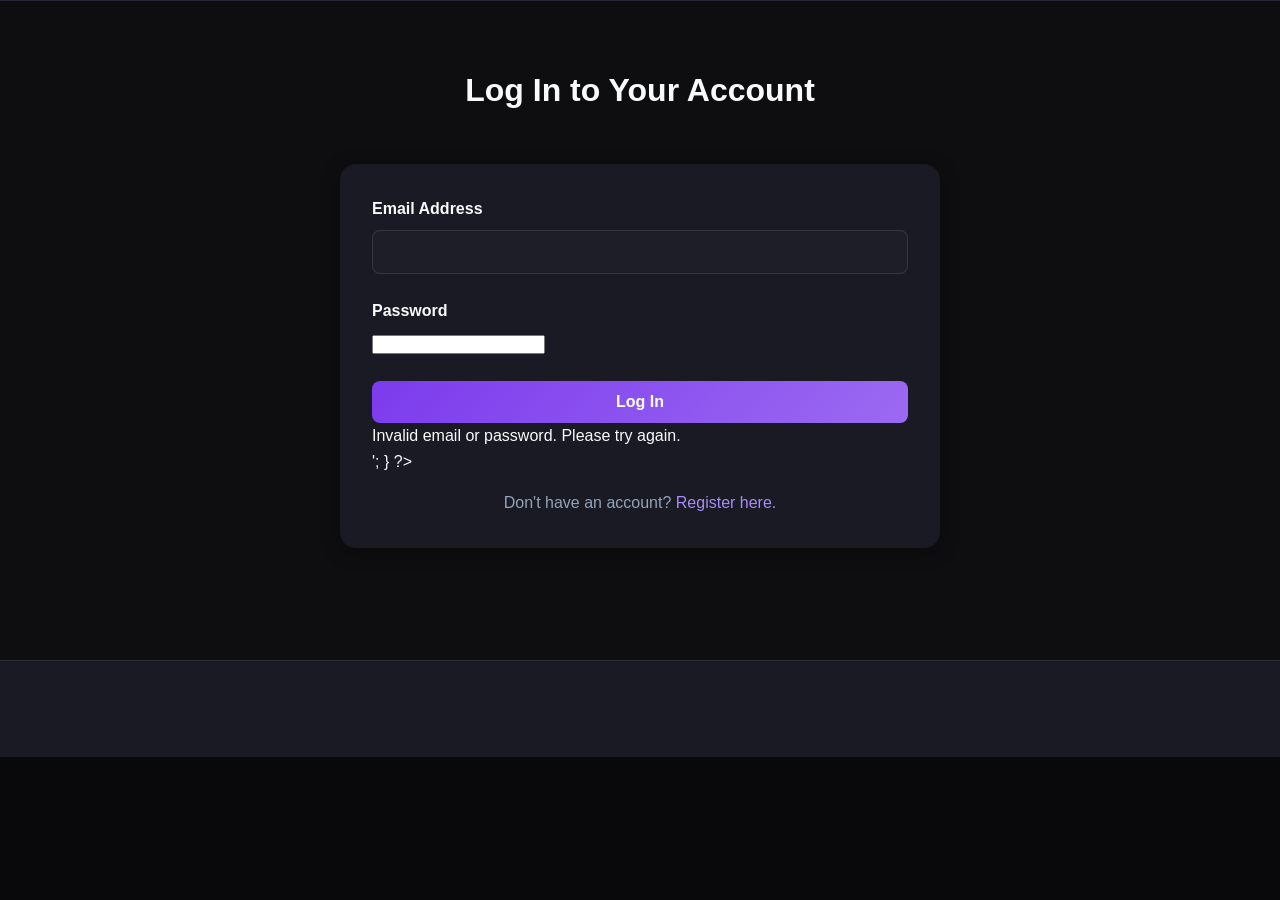
<file: login-DESKTOP-UHAU922.html>
<!DOCTYPE html>
<html lang="en">
<head>
    <meta charset="UTF-8">
    <meta name="viewport" content="width=device-width, initial-scale=1.0">
    <title>Login - StartupHub</title>
    <link rel="stylesheet" href="style.css">
</head>
<body>
    <nav class="main-nav">
        </nav>
    
    <section class="startups-section">
        <div class="container">
            <h2 class="section-title" style="margin-bottom: 2rem; text-align: center;">Log In to Your Account</h2>
            
            <div class="form-container">
                <form id="loginForm" action="login_process.php" method="POST">
                    <div class="form-group">
                        <label for="email">Email Address</label>
                        <input type="email" id="email" name="email" required>
                    </div>
                    
                    <div class="form-group">
                        <label for="password">Password</label>
                        <input type="password" id="password" name="password" required>
                    </div>
                    
                    <button type="submit" class="btn-primary-large" style="width: 100%;">Log In</button>
                    
                    <?php
                        if (isset($_GET['error']) && $_GET['error'] == 'invalidcredentials') {
                            echo '<p style="color: #f87171; text-align: center; margin-top: 1rem;">
                                    Invalid email or password. Please try again.
                                  </p>';
                        }
                    ?>
                    
                    <p style="text-align: center; margin-top: 1rem; color: #94a3b8;">
                        Don't have an account? <a href="register.html" style="color: #a78bfa; text-decoration: none;">Register here</a>.
                    </p>
                </form>
            </div>
        </div>
    </section>

    <footer class="footer-section">
        </footer>
    
    <script>
        document.getElementById('currentYear').textContent = new Date().getFullYear();
        // The demo submit listener has been removed.
        // The form will now submit to login_process.php
    </script>
</body>
</html>
</file>
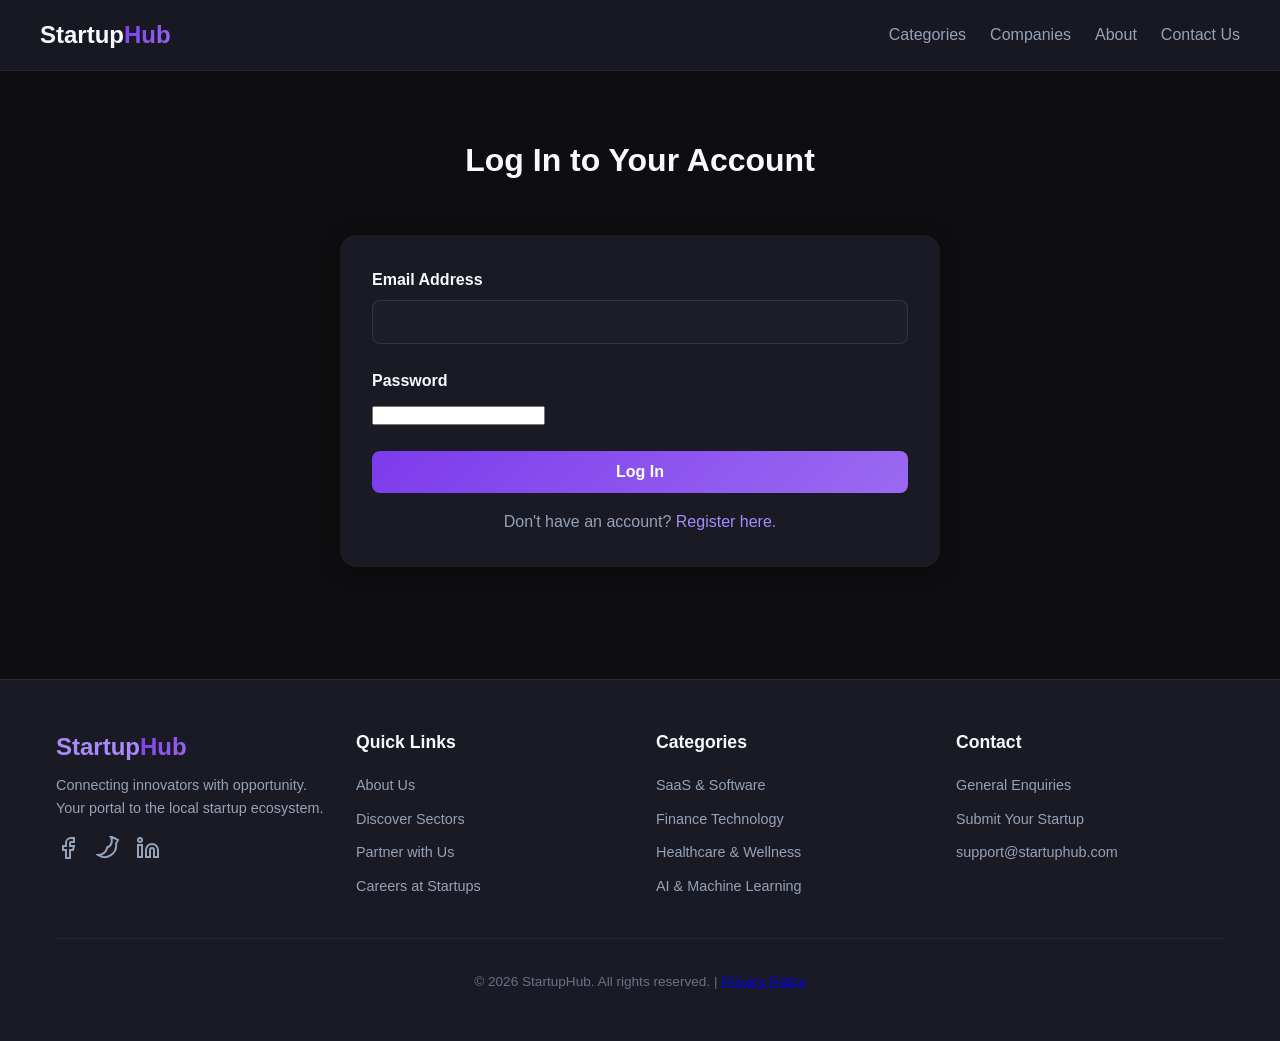
<file: login.html>
<!DOCTYPE html>
<html lang="en">
<head>
    <meta charset="UTF-8">
    <meta name="viewport" content="width=device-width, initial-scale=1.0">
    <title>Login - StartupHub</title>
    <link rel="stylesheet" href="style.css">
</head>
<body>
    <nav class="main-nav">
        <div class="container nav-content">
            <a href="index.html" class="nav-logo">Startup<span class="gradient-text">Hub</span></a>
            <div class="nav-links">
                <a href="index.html#category-section">Categories</a>
                <a href="index.html#startups-section">Companies</a>
                <a href="about.html">About</a>
                <a href="contact.html">Contact Us</a>
            </div>
        </div>
    </nav>
    
    <section class="startups-section">
        <div class="container">
            <h2 class="section-title" style="margin-bottom: 2rem; text-align: center;">Log In to Your Account</h2>
            
            <div class="form-container">
                <form id="loginForm">
                    <div class="form-group">
                        <label for="email">Email Address</label>
                        <input type="email" id="email" name="email" required>
                    </div>
                    
                    <div class="form-group">
                        <label for="password">Password</label>
                        <input type="password" id="password" name="password" required>
                    </div>
                    
                    <button type="submit" class="btn-primary-large" style="width: 100%;">Log In</button>
                    
                    <p id="formSuccessMessage" style="color: #47f1c8; text-align: center; margin-top: 1rem; display: none;">
                        Login successful! Redirecting...
                    </p>
                    <p style="text-align: center; margin-top: 1rem; color: #94a3b8;">
                        Don't have an account? <a href="register.html" style="color: #a78bfa; text-decoration: none;">Register here</a>.
                    </p>
                </form>
            </div>
        </div>
    </section>

    <footer class="footer-section">
        <div class="container">
            <div class="footer-content">
                <div class="footer-column">
                    <a href="index.html" class="footer-logo">Startup<span class="gradient-text">Hub</span></a>
                    <p class="footer-description">
                        Connecting innovators with opportunity. Your portal to the local startup ecosystem.
                    </p>
                    <div class="social-links">
                        <a href="#" aria-label="Facebook"><svg width="24" height="24" viewBox="0 0 24 24" fill="none" stroke="currentColor" stroke-width="2"><path d="M18 2h-3a5 5 0 0 0-5 5v3H7v4h3v8h4v-8h3l1-4h-4V7a1 1 0 0 1 1-1h3z"></path></svg></a>
                        <a href="#" aria-label="Twitter"><svg width="24" height="24" viewBox="0 0 24 24" fill="none" stroke="currentColor" stroke-width="2"><path d="M22 4s-.7 2.1-2 3.4c1.6 10-9.4 17.3-18 11.6 2.2.1 4.4-.6 6-2 1.7-1.4 3-3.7 3.2-5.7.4-.1.8-.2 1.1-.3 2.1-1.3 3.4-3.5 3.5-5.9.1-2.4-.7-4.8-2.5-6.6-1.8-1.8-4.2-2.6-6.6-2.5z"></path></svg></a>
                        <a href="#" aria-label="LinkedIn"><svg width="24" height="24" viewBox="0 0 24 24" fill="none" stroke="currentColor" stroke-width="2"><path d="M16 8a6 6 0 0 1 6 6v7h-4v-7a2 2 0 0 0-2-2 2 2 0 0 0-2 2v7h-4v-7a6 6 0 0 1 6-6z"></path><rect x="2" y="9" width="4" height="12"></rect><circle cx="4" cy="4" r="2"></circle></svg></a>
                    </div>
                </div>
                
                <div class="footer-column">
                    <h4>Quick Links</h4>
                    <ul class="footer-links">
                        <li><a href="about.html">About Us</a></li>
                        <li><a href="index.html#category-section">Discover Sectors</a></li>
                        <li><a href="contact.html">Partner with Us</a></li>
                        <li><a href="#">Careers at Startups</a></li>
                    </ul>
                </div>
                
                <div class="footer-column">
                    <h4>Categories</h4>
                    <ul class="footer-links">
                        <li><a href="javascript:void(0);" onclick="window.location.href='index.html#category-section'">SaaS & Software</a></li>
                        <li><a href="javascript:void(0);" onclick="window.location.href='index.html#category-section'">Finance Technology</a></li>
                        <li><a href="javascript:void(0);" onclick="window.location.href='index.html#category-section'">Healthcare & Wellness</a></li>
                        <li><a href="javascript:void(0);" onclick="window.location.href='index.html#category-section'">AI & Machine Learning</a></li>
                    </ul>
                </div>
                
                <div class="footer-column">
                    <h4>Contact</h4>
                    <ul class="footer-links">
                        <li><a href="contact.html">General Enquiries</a></li>
                        <li><a href="contact.html">Submit Your Startup</a></li>
                        <li><a href="mailto:support@startuphub.com">support@startuphub.com</a></li>
                    </ul>
                </div>
            </div>
            
            <div class="footer-bottom">
                &copy; <span id="currentYear"></span> StartupHub. All rights reserved. | <a href="#">Privacy Policy</a>
            </div>
        </div>
    </footer>
    
    <script>
        document.getElementById('currentYear').textContent = new Date().getFullYear();
        // A simple, non-functional demo for the login form.
        document.getElementById('loginForm').addEventListener('submit', function(event) {
            event.preventDefault();
            document.getElementById('formSuccessMessage').style.display = 'block';
            setTimeout(() => {
                // In a real application, you would redirect the user here
                // window.location.href = "index.html"; 
                document.getElementById('formSuccessMessage').style.display = 'none';
                alert('This is a demo. No real login functionality.');
            }, 2000);
        });
    </script>
</body>
</html>
</file>
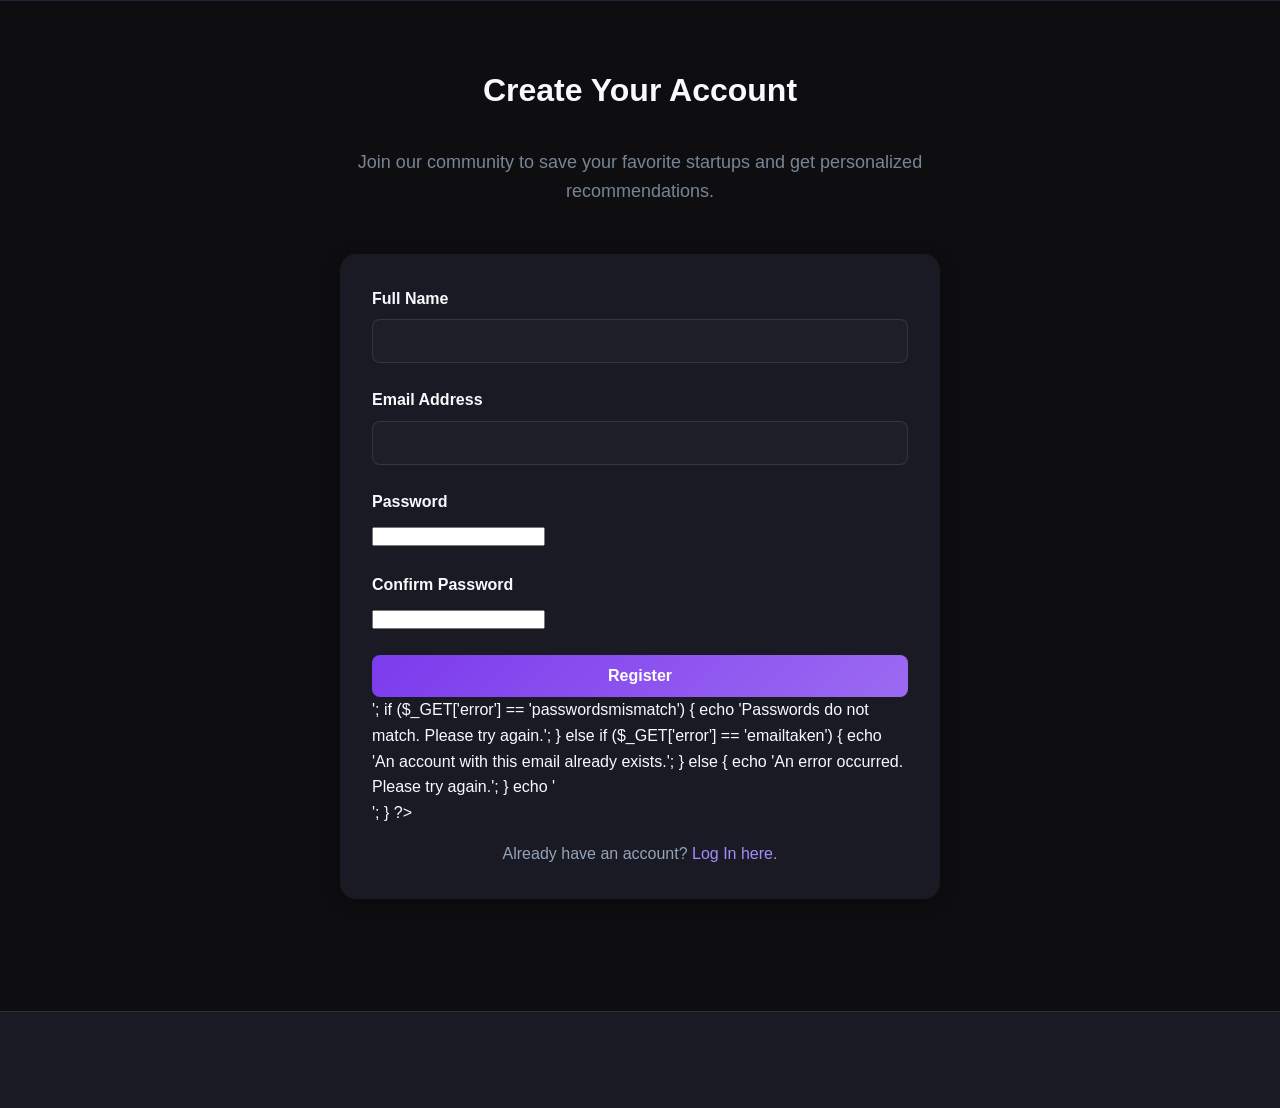
<file: register-DESKTOP-UHAU922.html>
<!DOCTYPE html>
<html lang="en">
<head>
    <meta charset="UTF-8">
    <meta name="viewport" content="width=device-width, initial-scale=1.0">
    <title>Register - StartupHub</title>
    <link rel="stylesheet" href="style.css">
</head>
<body>
    
    <nav class="main-nav">
        </nav>
    
    <section class="startups-section">
        <div class="container">
            <h2 class="section-title" style="margin-bottom: 2rem; text-align: center;">Create Your Account</h2>
            <p class="section-description" style="text-align: center;">
                Join our community to save your favorite startups and get personalized recommendations.
            </p>
            
            <div class="form-container">
                <form id="registerForm" action="register_process.php" method="POST">
                    <div class="form-group">
                        <label for="name">Full Name</label>
                        <input type="text" id="name" name="name" required>
                    </div>
                    
                    <div class="form-group">
                        <label for="email">Email Address</label>
                        <input type="email" id="email" name="email" required>
                    </div>
                    
                    <div class="form-group">
                        <label for="password">Password</label>
                        <input type="password" id="password" name="password" required>
                    </div>

                    <div class="form-group">
                        <label for="confirmPassword">Confirm Password</label>
                        <input type="password" id="confirmPassword" name="confirmPassword" required>
                    </div>
                    
                    <button type="submit" class="btn-primary-large" style="width: 100%;">Register</button>
                    
                    <?php
                        if (isset($_GET['error'])) {
                            echo '<p style="color: #f87171; text-align: center; margin-top: 1rem;">';
                            if ($_GET['error'] == 'passwordsmismatch') {
                                echo 'Passwords do not match. Please try again.';
                            } else if ($_GET['error'] == 'emailtaken') {
                                echo 'An account with this email already exists.';
                            } else {
                                echo 'An error occurred. Please try again.';
                            }
                            echo '</p>';
                        }
                    ?>

                    <p style="text-align: center; margin-top: 1rem; color: #94a3b8;">
                        Already have an account? <a href="login.html" style="color: #a78bfa; text-decoration: none;">Log In here</a>.
                    </p>
                </form>
            </div>
        </div>
    </section>

    <footer class="footer-section">
        </footer>
    
    <script>
        document.getElementById('currentYear').textContent = new Date().getFullYear();
        // The demo submit listener has been removed.
        // The form will now submit to register_process.php
    </script>
</body>
</html>
</file>
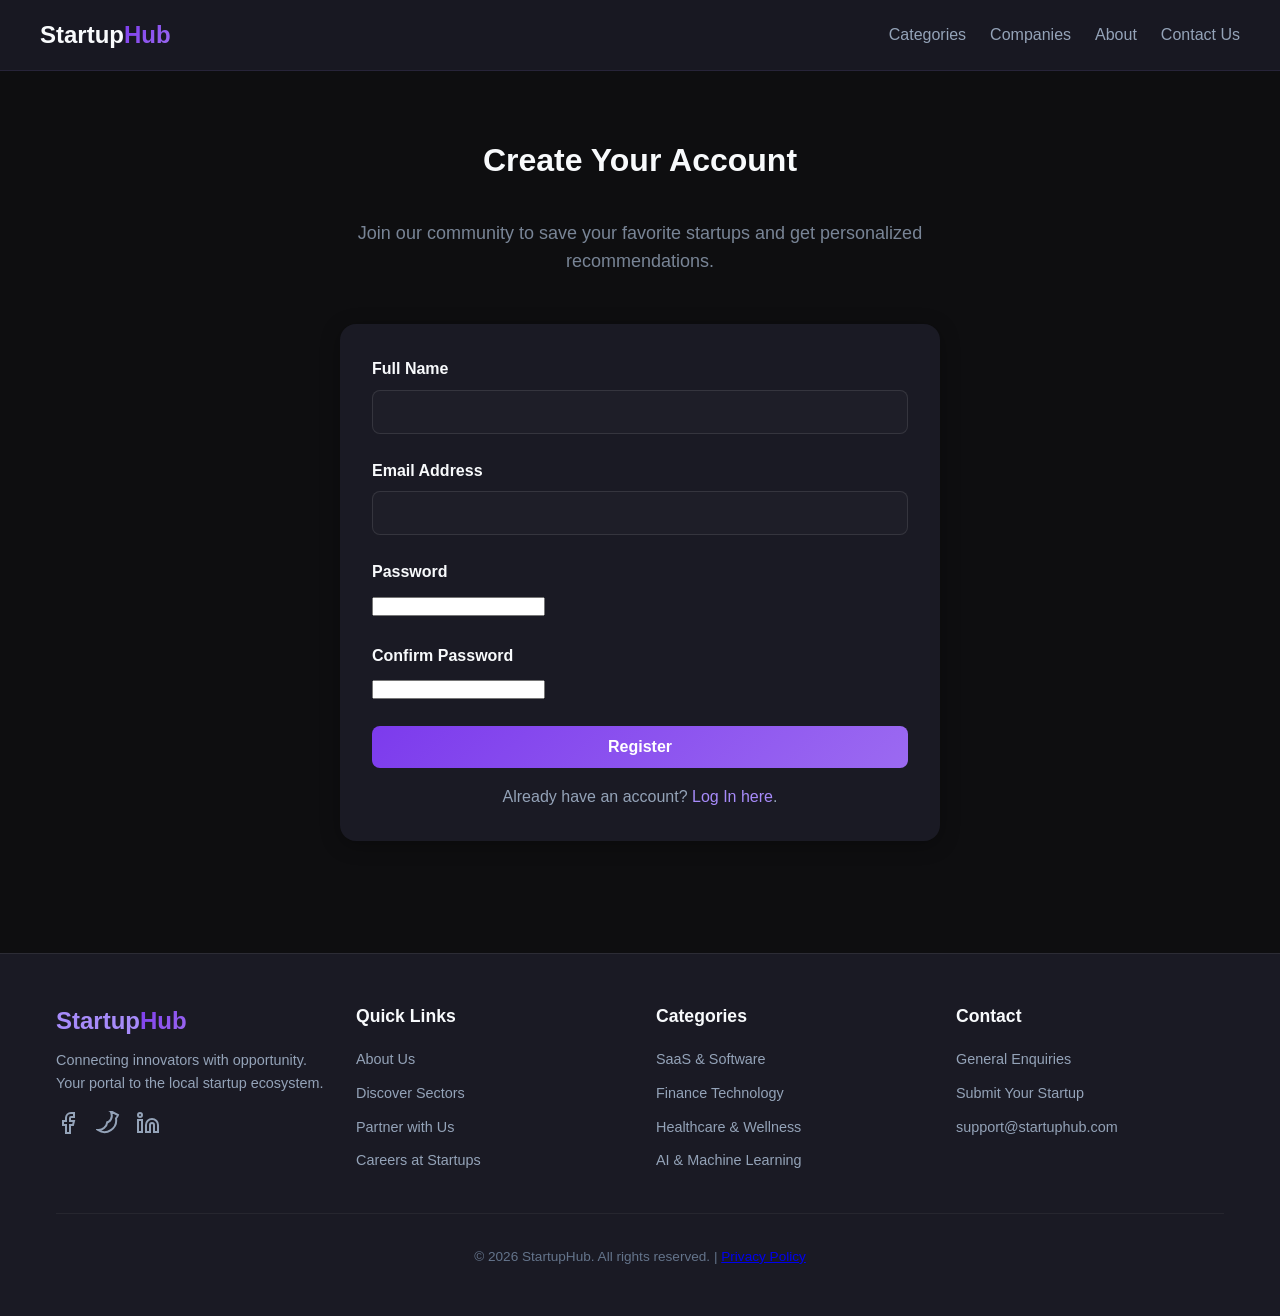
<file: register.html>
<!DOCTYPE html>
<html lang="en">
<head>
    <meta charset="UTF-8">
    <meta name="viewport" content="width=device-width, initial-scale=1.0">
    <title>Register - StartupHub</title>
    <link rel="stylesheet" href="style.css">
</head>
<body>
    
    <nav class="main-nav">
        <div class="container nav-content">
            <a href="index.html" class="nav-logo">Startup<span class="gradient-text">Hub</span></a>
            <div class="nav-links">
                <a href="index.html#category-section">Categories</a>
                <a href="index.html#startups-section">Companies</a>
                <a href="about.html">About</a>
                <a href="contact.html">Contact Us</a>
            </div>
        </div>
    </nav>
    
    <section class="startups-section">
        <div class="container">
            <h2 class="section-title" style="margin-bottom: 2rem; text-align: center;">Create Your Account</h2>
            <p class="section-description" style="text-align: center;">
                Join our community to save your favorite startups and get personalized recommendations.
            </p>
            
            <div class="form-container">
                <form id="registerForm">
                    <div class="form-group">
                        <label for="name">Full Name</label>
                        <input type="text" id="name" name="name" required>
                    </div>
                    
                    <div class="form-group">
                        <label for="email">Email Address</label>
                        <input type="email" id="email" name="email" required>
                    </div>
                    
                    <div class="form-group">
                        <label for="password">Password</label>
                        <input type="password" id="password" name="password" required>
                    </div>

                    <div class="form-group">
                        <label for="confirmPassword">Confirm Password</label>
                        <input type="password" id="confirmPassword" name="confirmPassword" required>
                    </div>
                    
                    <button type="submit" class="btn-primary-large" style="width: 100%;">Register</button>
                    
                    <p id="formSuccessMessage" style="color: #47f1c8; text-align: center; margin-top: 1rem; display: none;">
                        Account created successfully! Redirecting...
                    </p>
                    <p style="text-align: center; margin-top: 1rem; color: #94a3b8;">
                        Already have an account? <a href="login.html" style="color: #a78bfa; text-decoration: none;">Log In here</a>.
                    </p>
                </form>
            </div>
        </div>
    </section>

    <footer class="footer-section">
        <div class="container">
            <div class="footer-content">
                <div class="footer-column">
                    <a href="index.html" class="footer-logo">Startup<span class="gradient-text">Hub</span></a>
                    <p class="footer-description">
                        Connecting innovators with opportunity. Your portal to the local startup ecosystem.
                    </p>
                    <div class="social-links">
                        <a href="#" aria-label="Facebook"><svg width="24" height="24" viewBox="0 0 24 24" fill="none" stroke="currentColor" stroke-width="2"><path d="M18 2h-3a5 5 0 0 0-5 5v3H7v4h3v8h4v-8h3l1-4h-4V7a1 1 0 0 1 1-1h3z"></path></svg></a>
                        <a href="#" aria-label="Twitter"><svg width="24" height="24" viewBox="0 0 24 24" fill="none" stroke="currentColor" stroke-width="2"><path d="M22 4s-.7 2.1-2 3.4c1.6 10-9.4 17.3-18 11.6 2.2.1 4.4-.6 6-2 1.7-1.4 3-3.7 3.2-5.7.4-.1.8-.2 1.1-.3 2.1-1.3 3.4-3.5 3.5-5.9.1-2.4-.7-4.8-2.5-6.6-1.8-1.8-4.2-2.6-6.6-2.5z"></path></svg></a>
                        <a href="#" aria-label="LinkedIn"><svg width="24" height="24" viewBox="0 0 24 24" fill="none" stroke="currentColor" stroke-width="2"><path d="M16 8a6 6 0 0 1 6 6v7h-4v-7a2 2 0 0 0-2-2 2 2 0 0 0-2 2v7h-4v-7a6 6 0 0 1 6-6z"></path><rect x="2" y="9" width="4" height="12"></rect><circle cx="4" cy="4" r="2"></circle></svg></a>
                    </div>
                </div>
                
                <div class="footer-column">
                    <h4>Quick Links</h4>
                    <ul class="footer-links">
                        <li><a href="about.html">About Us</a></li>
                        <li><a href="index.html#category-section">Discover Sectors</a></li>
                        <li><a href="contact.html">Partner with Us</a></li>
                        <li><a href="#">Careers at Startups</a></li>
                    </ul>
                </div>
                
                <div class="footer-column">
                    <h4>Categories</h4>
                    <ul class="footer-links">
                        <li><a href="javascript:void(0);" onclick="window.location.href='index.html#category-section'">SaaS & Software</a></li>
                        <li><a href="javascript:void(0);" onclick="window.location.href='index.html#category-section'">Finance Technology</a></li>
                        <li><a href="javascript:void(0);" onclick="window.location.href='index.html#category-section'">Healthcare & Wellness</a></li>
                        <li><a href="javascript:void(0);" onclick="window.location.href='index.html#category-section'">AI & Machine Learning</a></li>
                    </ul>
                </div>
                
                <div class="footer-column">
                    <h4>Contact</h4>
                    <ul class="footer-links">
                        <li><a href="contact.html">General Enquiries</a></li>
                        <li><a href="contact.html">Submit Your Startup</a></li>
                        <li><a href="mailto:support@startuphub.com">support@startuphub.com</a></li>
                    </ul>
                </div>
            </div>
            
            <div class="footer-bottom">
                &copy; <span id="currentYear"></span> StartupHub. All rights reserved. | <a href="#">Privacy Policy</a>
            </div>
        </div>
    </footer>
    
    <script>
        document.getElementById('currentYear').textContent = new Date().getFullYear();
        // A simple, non-functional demo for the registration form.
        document.getElementById('registerForm').addEventListener('submit', function(event) {
            event.preventDefault();
            document.getElementById('formSuccessMessage').style.display = 'block';
            setTimeout(() => {
                document.getElementById('formSuccessMessage').style.display = 'none';
                alert('This is a demo. No real registration functionality.');
            }, 2000);
        });
    </script>
</body>
</html>
</file>
<file: style.css>
/* Reset and Base Styles */
* {
    margin: 0;
    padding: 0;
    box-sizing: border-box; 
}

body {
    font-family: 'Inter', -apple-system, BlinkMacSystemFont, 'Segoe UI', Roboto, sans-serif;
    line-height: 1.6;
    color: #f8fafc;
    background-color: hsl(240, 10%, 3.9%);
    overflow-x: hidden;
}

/* Container */
.container {
    max-width: 1200px;
    margin: 0 auto;
    padding: 0 1rem;
}

/* --- NAVIGATION BAR (NEW) --- */
.main-nav {
    position: sticky; /* Sticky Navbar Feature */
    top: 0;
    left: 0;
    width: 100%;
    z-index: 1000;
    background-color: rgba(26, 26, 36, 0.95);
    backdrop-filter: blur(8px);
    border-bottom: 1px solid rgba(167, 139, 250, 0.1);
}

.nav-content {
    display: flex;
    justify-content: space-between;
    align-items: center;
    padding: 1rem 0;
}

.nav-logo {
    font-size: 1.5rem;
    font-weight: 800;
    text-decoration: none;
    color: #f8fafc;
}

.nav-links {
    display: flex;
    gap: 1.5rem;
}

.nav-links a {
    color: #94a3b8;
    text-decoration: none;
    font-weight: 500;
    transition: color 0.3s;
}

.nav-links a:hover {
    color: #a78bfa;
}


/* Hero Section */
.hero-section {
    position: relative;
    min-height: 100vh;
    display: flex;
    align-items: center;
    justify-content: center;
    background-image: url('https://images.unsplash.com/photo-1449824913935-59a10b8d2000?ixlib=rb-4.0.3&ixid=M3wxMjA3fDB8MHxwaG90by1wYWdlfHx8fGVufDB8fHx8fA%3D%3D&auto=format&fit=crop&w=2070&q=80');
    background-size: cover;
    background-position: center;
    background-attachment: fixed;
    padding-top: 5rem; /* Space for sticky nav */
}

.hero-overlay {
    position: absolute;
    top: 0;
    left: 0;
    right: 0;
    bottom: 0;
    background: linear-gradient(rgba(0, 0, 0, 0.4), rgba(0, 0, 0, 0.6));
}

.hero-content {
    position: relative;
    z-index: 10;
    text-align: center;
    max-width: 800px;
}

.hero-badge {
    display: inline-flex;
    align-items: center;
    gap: 0.5rem;
    padding: 0.5rem 1rem;
    background: rgba(167, 139, 250, 0.2);
    color: hsl(262, 83%, 58%);
    border: 1px solid rgba(167, 139, 250, 0.3);
    border-radius: 9999px;
    backdrop-filter: blur(10px);
    margin-bottom: 1.5rem;
    font-size: 0.875rem;
    font-weight: 500;
}

.hero-title {
    font-size: 3rem;
    font-weight: 900;
    line-height: 1.1;
    margin-bottom: 1.5rem;
    color: white;
}

.gradient-text {
    background: linear-gradient(135deg, hsl(262, 83%, 58%) 0%, hsl(262, 83%, 68%) 100%);
    -webkit-background-clip: text;
    background-clip: text;
    -webkit-text-fill-color: transparent;
    display: inline; /* Changed to inline for logo consistency */
}

.hero-description {
    font-size: 1.25rem;
    color: rgba(255, 255, 255, 0.9);
    margin-bottom: 3rem;
    max-width: 600px;
    margin-left: auto;
    margin-right: auto;
}

/* Search Bar (Updated for Advanced Filtering) */
.search-container {
    margin-bottom: 2rem;
}

.search-bar {
    display: flex;
    flex-wrap: wrap;
    gap: 1rem;
    padding: 1.5rem;
    background: rgba(15, 23, 42, 0.1);
    backdrop-filter: blur(20px);
    border-radius: 1rem;
    border: 1px solid rgba(148, 163, 184, 0.2);
    box-shadow: 0 20px 25px -5px rgba(15, 23, 42, 0.5);
}

.search-input-group {
    position: relative;
    flex: 1;
    min-width: 250px;
}

.search-icon {
    position: absolute;
    left: 1rem;
    top: 50%;
    transform: translateY(-50%);
    width: 1.25rem;
    height: 1.25rem;
    color: rgba(148, 163, 184, 0.7);
}

.search-input {
    width: 100%;
    height: 3.5rem;
    padding: 0 1rem 0 3rem;
    background: rgba(15, 23, 42, 0.5);
    border: 1px solid rgba(148, 163, 184, 0.3);
    border-radius: 0.5rem;
    color: white;
    font-size: 1rem;
    transition: all 0.3s ease;
}

.search-input:focus {
    outline: none;
    border-color: hsl(262, 83%, 58%);
    box-shadow: 0 0 0 3px rgba(167, 139, 250, 0.2);
}

.search-input::placeholder {
    color: rgba(148, 163, 184, 0.7);
}

.search-button {
    height: 3.5rem;
    padding: 0 2rem;
    background: linear-gradient(135deg, hsl(262, 83%, 58%) 0%, hsl(262, 83%, 68%) 100%);
    border: none;
    border-radius: 0.5rem;
    color: white;
    font-size: 1rem;
    font-weight: 600;
    cursor: pointer;
    transition: all 0.3s ease;
    white-space: nowrap;
}

.search-button:hover {
    box-shadow: 0 0 40px rgba(167, 139, 250, 0.3);
    transform: translateY(-2px);
}

/* Hero Stats */
.hero-stats {
    display: flex;
    flex-wrap: wrap;
    justify-content: center;
    gap: 2rem;
    color: rgba(255, 255, 255, 0.8);
}

.stat-item {
    display: flex;
    align-items: center;
    gap: 0.5rem;
}

.stat-icon {
    width: 1.25rem;
    height: 1.25rem;
    color: hsl(262, 83%, 58%);
}

/* Icons */
.icon {
    width: 1rem;
    height: 1rem;
}

.icon-sm {
    width: 1rem;
    height: 1rem;
    margin-right: 0.25rem;
}

/* Category Section */
.category-section {
    padding: 4rem 0;
    background: hsl(240, 10%, 3.9%);
}

.section-title {
    font-size: 2rem;
    font-weight: 700;
    color: #f8fafc;
    margin-bottom: 1.5rem;
}

.category-filter {
    display: flex;
    flex-wrap: wrap;
    gap: 0.75rem;
    margin-bottom: 2rem;
}

.category-badge {
    padding: 0.5rem 1rem;
    background: hsl(240, 3.7%, 15.9%);
    border: 1px solid rgba(148, 163, 184, 0.2);
    border-radius: 0.5rem;
    color: #f8fafc;
    font-size: 0.875rem;
    font-weight: 500;
    cursor: pointer;
    transition: all 0.3s ease;
}

.category-badge:hover {
    background: rgba(167, 139, 250, 0.1);
    color: hsl(262, 83%, 58%);
    border-color: rgba(167, 139, 250, 0.3);
    transform: scale(1.05);
}

.category-badge.active {
    background: hsl(262, 83%, 58%);
    color: white;
    box-shadow: 0 0 40px rgba(167, 139, 250, 0.3);
}

.count {
    opacity: 0.75;
    font-size: 0.75rem;
}

/* Startups Section */
.startups-section {
    padding: 4rem 0;
    background: rgba(248, 250, 252, 0.02);
}

.section-header {
    text-align: center;
    margin-bottom: 3rem;
}

.section-description {
    font-size: 1.125rem;
    color: rgba(148, 163, 184, 0.8);
    max-width: 600px;
    margin: 0 auto;
}

.startups-grid {
    display: grid;
    grid-template-columns: repeat(auto-fit, minmax(350px, 1fr));
    gap: 2rem;
    margin-bottom: 3rem;
}

/* Startup Cards */
.startup-card {
    background: linear-gradient(135deg, hsl(240, 3.7%, 15.9%) 0%, hsl(240, 5%, 34%) 100%);
    border: 1px solid rgba(148, 163, 184, 0.2);
    border-radius: 1rem;
    padding: 1.5rem;
    transition: all 0.3s cubic-bezier(0.4, 0, 0.2, 1);
    position: relative;
    overflow: hidden;
    cursor: pointer; /* New: Indicate interactivity */
}

.startup-card:hover {
    border-color: rgba(167, 139, 250, 0.3);
    box-shadow: 0 10px 30px -10px rgba(167, 139, 250, 0.2);
    transform: translateY(-5px); /* Changed from scale to subtle hover effect */
}

.card-header {
    display: flex;
    align-items: flex-start;
    gap: 1rem;
    margin-bottom: 1rem;
}

.startup-logo {
    width: 4rem;
    height: 4rem;
    background: linear-gradient(135deg, rgba(167, 139, 250, 0.2) 0%, rgba(167, 139, 250, 0.1) 100%);
    border: 1px solid rgba(167, 139, 250, 0.2);
    border-radius: 0.75rem;
    display: flex;
    align-items: center;
    justify-content: center;
    font-size: 1.25rem;
    font-weight: 700;
    color: hsl(262, 83%, 58%);
    flex-shrink: 0;
}

.startup-info {
    flex: 1;
}

.startup-name {
    font-size: 1.25rem;
    font-weight: 700;
    color: #f8fafc;
    margin-bottom: 0.25rem;
    transition: color 0.3s ease;
}

.startup-card:hover .startup-name {
    color: hsl(262, 83%, 58%);
}

.startup-category {
    display: inline-block;
    padding: 0.25rem 0.5rem;
    background: rgba(167, 139, 250, 0.1);
    color: hsl(262, 83%, 58%);
    border: 1px solid rgba(167, 139, 250, 0.2);
    border-radius: 0.25rem;
    font-size: 0.75rem;
    font-weight: 500;
}

.startup-description {
    color: rgba(148, 163, 184, 0.9);
    margin-bottom: 1rem;
    line-height: 1.6;
    display: -webkit-box;
    -webkit-line-clamp: 3;
    -webkit-box-orient: vertical;
    overflow: hidden;
}

.startup-meta {
    display: flex;
    gap: 1rem;
    margin-bottom: 1rem;
    font-size: 0.875rem;
    color: rgba(148, 163, 184, 0.8);
}

.meta-item {
    display: flex;
    align-items: center;
    gap: 0.25rem;
}

.meta-icon {
    width: 1rem;
    height: 1rem;
}

.card-actions {
    display: flex;
    align-items: center;
    justify-content: space-between;
}

/* Buttons */
.btn-outline {
    padding: 0.5rem 1rem;
    background: transparent;
    border: 1px solid rgba(167, 139, 250, 0.2);
    border-radius: 0.375rem;
    color: #f8fafc;
    font-size: 0.875rem;
    font-weight: 500;
    cursor: pointer;
    transition: all 0.3s ease;
}

.btn-outline:hover {
    background: rgba(167, 139, 250, 0.1);
    border-color: rgba(167, 139, 250, 0.4);
}

.btn-link {
    padding: 0.5rem;
    background: transparent;
    border: none;
    color: hsl(262, 83%, 58%);
    font-size: 0.875rem;
    font-weight: 500;
    cursor: pointer;
    transition: all 0.3s ease;
    display: flex;
    align-items: center;
    text-decoration: none;
}

.btn-link:hover {
    color: hsl(262, 83%, 68%);
    background: rgba(167, 139, 250, 0.1);
    border-radius: 0.375rem;
}

.btn-primary-large {
    padding: 0.75rem 2rem;
    background: linear-gradient(135deg, hsl(262, 83%, 58%) 0%, hsl(262, 83%, 68%) 100%);
    border: none;
    border-radius: 0.5rem;
    color: white;
    font-size: 1rem;
    font-weight: 600;
    cursor: pointer;
    transition: all 0.3s ease;
}

.btn-primary-large:hover {
    box-shadow: 0 0 40px rgba(167, 139, 250, 0.3);
    transform: translateY(-2px);
}

.section-cta {
    text-align: center;
}

/* --- FOOTER STYLES (NEW) --- */
.footer-section {
    background-color: #1a1a24;
    padding: 3rem 0;
    border-top: 1px solid rgba(255, 255, 255, 0.08);
}

.footer-content {
    display: flex;
    flex-wrap: wrap;
    justify-content: space-between;
    gap: 2rem;
}

.footer-column {
    flex: 1;
    min-width: 200px;
}

.footer-logo {
    font-weight: 800;
    font-size: 1.5rem;
    color: #a78bfa;
    margin-bottom: 0.5rem;
    display: block;
    text-decoration: none;
}

.footer-description {
    font-size: 0.9rem;
    color: #94a3b8;
    margin-bottom: 1rem;
}

.social-links {
    display: flex;
    gap: 1rem;
    margin-top: 1rem;
}

.social-links a {
    color: #94a3b8;
    transition: color 0.3s;
}

.social-links a:hover {
    color: #a78bfa;
}

.footer-column h4 {
    font-size: 1.1rem;
    font-weight: 700;
    color: #f8fafc;
    margin-bottom: 1rem;
}

.footer-links {
    list-style: none;
    padding: 0;
}

.footer-links li {
    margin-bottom: 0.5rem;
}

.footer-links a {
    color: #94a3b8;
    text-decoration: none;
    font-size: 0.9rem;
    transition: color 0.3s;
}

.footer-links a:hover {
    color: #a78bfa;
}

.footer-bottom {
    text-align: center;
    padding-top: 2rem;
    margin-top: 2rem;
    border-top: 1px solid rgba(255, 255, 255, 0.05);
    font-size: 0.85rem;
    color: #64748b;
}

/* --- MODAL (ADVANCED FEATURE: Card Details Pop-up) --- */
.modal {
    display: none; /* Hidden by default */
    position: fixed;
    z-index: 2000;
    left: 0;
    top: 0;
    width: 100%;
    height: 100%;
    overflow: auto;
    background-color: rgba(0, 0, 0, 0.8);
    backdrop-filter: blur(5px);
    padding-top: 60px;
}

.modal-content {
    background-color: #1a1a24;
    margin: 5% auto;
    padding: 2rem;
    border-radius: 1rem;
    width: 90%;
    max-width: 700px;
    position: relative;
    box-shadow: 0 10px 40px rgba(0, 0, 0, 0.6);
    animation: fadeInModal 0.3s;
}

@keyframes fadeInModal {
    from { opacity: 0; transform: scale(0.95); }
    to { opacity: 1; transform: scale(1); }
}

.close-button {
    color: #aaa;
    float: right;
    font-size: 28px;
    font-weight: bold;
    position: absolute;
    top: 10px;
    right: 20px;
    cursor: pointer;
    transition: color 0.3s;
}

.close-button:hover,
.close-button:focus {
    color: #f8fafc;
    text-decoration: none;
}

.modal-header {
    display: flex;
    align-items: center;
    margin-bottom: 1.5rem;
}

.modal-logo {
    width: 60px;
    height: 60px;
    border-radius: 0.75rem;
    font-size: 1.5rem;
    margin-right: 1rem;
    flex-shrink: 0;
    display: flex;
    align-items: center;
    justify-content: center;
    font-weight: 700;
    color: #fff; /* White logo text for modal */
}

.modal-details h2 {
    font-size: 2rem;
    color: #a78bfa;
    line-height: 1.2;
}

.modal-details p {
    font-size: 1rem;
    color: #47f1c8; /* A brighter color for the category in the modal */
    font-weight: 600;
}

.modal-body p {
    color: #94a3b8;
    margin-bottom: 1.5rem;
    font-size: 1rem;
}

.modal-meta-grid {
    display: grid;
    grid-template-columns: repeat(auto-fit, minmax(200px, 1fr));
    gap: 1rem;
    padding: 1rem 0;
    border-top: 1px solid rgba(255, 255, 255, 0.08);
    border-bottom: 1px solid rgba(255, 255, 255, 0.08);
}

.modal-meta-item {
    font-size: 0.95rem;
    color: #cbd5e1;
    font-weight: 500;
}

/* --- FORM STYLES (For Contact Page) --- */
.form-container {
    max-width: 600px;
    margin: 3rem auto;
    padding: 2rem;
    background-color: #1a1a24;
    border-radius: 1rem;
    box-shadow: 0 4px 20px rgba(0, 0, 0, 0.3);
}

.form-group {
    margin-bottom: 1.5rem;
}

.form-group label {
    display: block;
    margin-bottom: 0.5rem;
    color: #f8fafc;
    font-weight: 600;
}

.form-group input[type="text"],
.form-group input[type="email"],
.form-group textarea {
    width: 100%;
    padding: 0.75rem;
    border-radius: 0.5rem;
    border: 1px solid rgba(255, 255, 255, 0.1);
    background-color: #1e1e28;
    color: #f8fafc;
    font-size: 1rem;
    transition: border-color 0.3s, box-shadow 0.3s;
}

.form-group input:focus,
.form-group textarea:focus {
    border-color: #a78bfa;
    box-shadow: 0 0 0 3px rgba(167, 139, 250, 0.2);
    outline: none;
}

.form-group textarea {
    resize: vertical;
    min-height: 120px;
}

.error-message {
    color: #f87171;
    font-size: 0.85rem;
    margin-top: 0.4rem;
    display: none;
}
.form-group input.error,
.form-group textarea.error {
    border-color: #f87171;
}


/* Responsive Design */
@media (max-width: 768px) {
    .hero-title {
        font-size: 2.5rem;
    }
    
    .hero-description {
        font-size: 1.125rem;
    }
    
    .search-bar {
        flex-direction: column;
    }
    
    .search-input-group {
        min-width: 100%;
    }
    
    .hero-stats {
        gap: 1rem;
        font-size: 0.875rem;
    }
    
    .startups-grid {
        grid-template-columns: 1fr;
        gap: 1.5rem;
    }
    
    .section-title {
        font-size: 1.75rem;
    }
    
    .container {
        padding: 0 0.75rem;
    }

    .footer-content {
        flex-direction: column;
        gap: 2.5rem;
    }
}

@media (max-width: 480px) {
    .hero-title {
        font-size: 2rem;
    }
    
    .category-filter {
        justify-content: center;
    }
    
    .card-actions {
        flex-direction: column;
        gap: 0.75rem;
        align-items: stretch;
    }
    
    .btn-outline,
    .btn-link {
        text-align: center;
        justify-content: center;
    }
}

/* Animation Enhancements */
@keyframes fadeInUp {
    from {
        opacity: 0;
        transform: translateY(30px);
    }
    to {
        opacity: 1;
        transform: translateY(0);
    }
    
}
/* All your existing CSS code from style.css goes here. */

/* --- MODAL (MODIFIED FOR MAP) --- */
.modal-content {
    /* Existing styles */
}

/* New style for the map container in the modal */
#modalMap {
    height: 200px; /* Adjust as needed */
    width: 100%;
    border-radius: 0.5rem;
    margin-top: 1.5rem;
}

/* Add any new styles for advanced filter checkboxes here */
/* For example:
.advanced-filters {
    display: none;
    padding: 1rem;
    background: #1e1e28;
    border-radius: 0.5rem;
    margin-top: 1rem;
}
.advanced-filters.open {
    display: block;
}
*/
.startup-card {
    animation: fadeInUp 0.6s ease-out;
}

.startup-card:nth-child(1) { animation-delay: 0.1s; }
.startup-card:nth-child(2) { animation-delay: 0.2s; }
.startup-card:nth-child(3) { animation-delay: 0.3s; }
.startup-card:nth-child(4) { animation-delay: 0.4s; }
.startup-card:nth-child(5) { animation-delay: 0.5s; }
.startup-card:nth-child(6) { animation-delay: 0.6s; }
</file>
